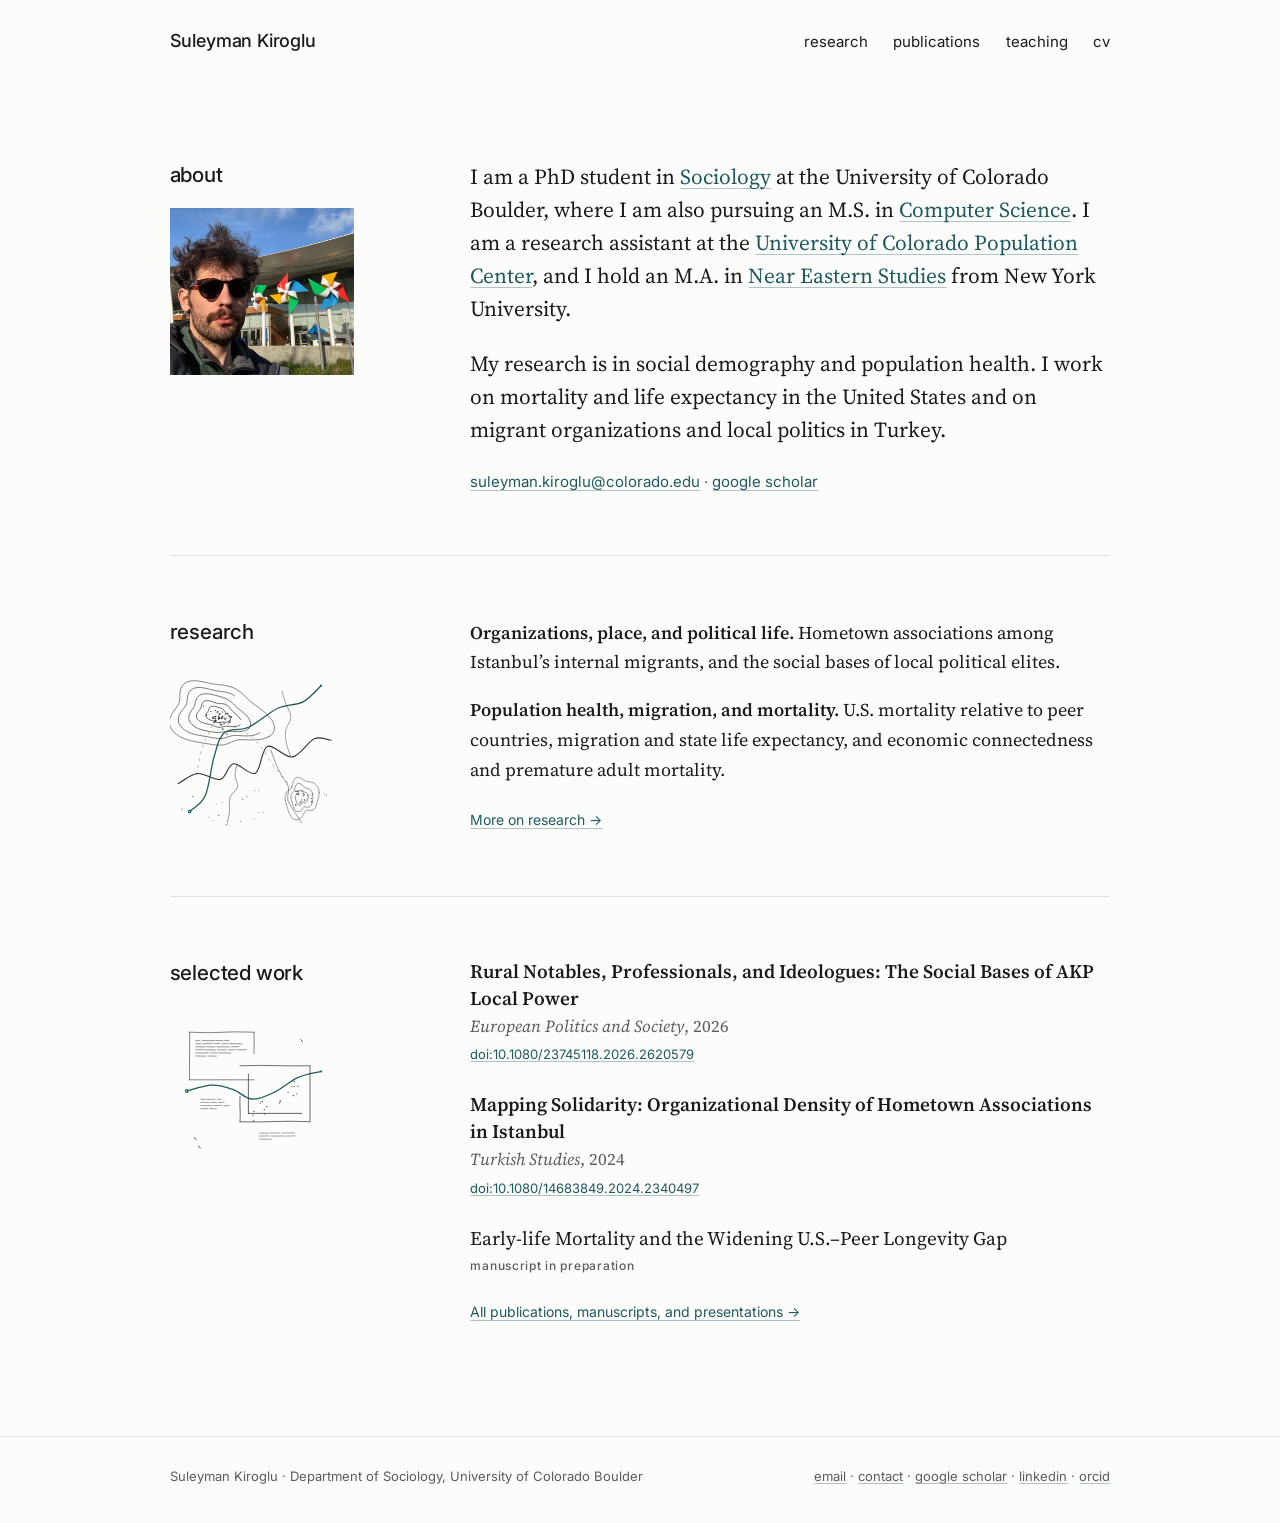
<file: index.html>
<!DOCTYPE html>
<html lang="en">
<head>
  <meta charset="UTF-8">
  <meta name="viewport" content="width=device-width, initial-scale=1">
  <title>Suleyman Kiroglu</title>
  <meta name="description" content="Suleyman Kiroglu is a PhD student in Sociology at the University of Colorado Boulder, also pursuing an M.S. in Computer Science, with research in social demography, population health, and migration.">
  <link rel="canonical" href="https://skiroglu.com/">
  <link rel="icon" href="favicon.svg" type="image/svg+xml">
  <link rel="icon" href="favicon-32.png" type="image/png" sizes="32x32">
  <link rel="apple-touch-icon" href="apple-touch-icon.png">
  <meta property="og:type" content="website">
  <meta property="og:site_name" content="Suleyman Kiroglu">
  <meta property="og:title" content="Suleyman Kiroglu">
  <meta property="og:description" content="Suleyman Kiroglu is a PhD student in Sociology at the University of Colorado Boulder, also pursuing an M.S. in Computer Science, with research in social demography, population health, and migration.">
  <meta property="og:url" content="https://skiroglu.com/">
  <meta property="og:image" content="https://skiroglu.com/profile.jpg">
  <meta property="og:image:width" content="720">
  <meta property="og:image:height" content="652">
  <meta property="og:image:alt" content="Portrait of Suleyman Kiroglu">
  <meta name="twitter:card" content="summary">
  <link rel="stylesheet" href="style.css">
</head>
<body>

<a class="skip-link" href="#main">Skip to content</a>

<header class="site-header">
  <div class="wrap">
    <a class="wordmark" href="/" aria-current="page">Suleyman Kiroglu</a>
    <nav class="site-nav" aria-label="Main">
      <ul>
        <li><a href="/research">research</a></li>
        <li><a href="/publications">publications</a></li>
        <li><a href="/teaching">teaching</a></li>
        <li><a href="/cv">cv</a></li>
      </ul>
    </nav>
  </div>
</header>

<main id="main" class="wrap">

  <h1 class="visually-hidden">Suleyman Kiroglu</h1>

  <section class="section intro" aria-labelledby="about">
    <h2 id="about">about</h2>
    <figure class="portrait">
      <img src="profile.jpg" width="720" height="652" alt="Suleyman Kiroglu, outdoors, wearing sunglasses.">
    </figure>
    <div class="lede">
      <p>I am a PhD student in <a href="https://www.colorado.edu/sociology/">Sociology</a> at the University of Colorado Boulder, where I am also pursuing an M.S. in <a href="https://www.colorado.edu/cs/">Computer Science</a>. I am a research assistant at the <a href="https://www.colorado.edu/ibs/cupc/">University of Colorado Population Center</a>, and I hold an M.A. in <a href="https://as.nyu.edu/neareaststudies.html">Near Eastern Studies</a> from New York University.</p>
      <p>My research is in social demography and population health. I work on mortality and life expectancy in the United States and on migrant organizations and local politics in Turkey.</p>
      <p class="quick-links">
        <a href="mailto:suleyman.kiroglu@colorado.edu">suleyman.kiroglu@colorado.edu</a> &middot;
        <a href="https://scholar.google.com/citations?user=0M_9ddcAAAAJ&amp;hl=tr">google&nbsp;scholar</a>
      </p>
    </div>
  </section>

  <section class="section has-art" aria-labelledby="research">
    <h2 id="research">research</h2>
    <figure class="editorial-art" aria-hidden="true"><img src="assets/art/research.svg" width="600" height="600" alt=""></figure>
    <div class="section-body">
      <p><strong>Organizations, place, and political life.</strong> Hometown associations among Istanbul&rsquo;s internal migrants, and the social bases of local political elites.</p>
      <p><strong>Population health, migration, and mortality.</strong> U.S. mortality relative to peer countries, migration and state life expectancy, and economic connectedness and premature adult mortality.</p>
      <p class="more"><a href="/research">More on research &rarr;</a></p>
    </div>
  </section>

  <section class="section has-art" aria-labelledby="selected">
    <h2 id="selected">selected work</h2>
    <figure class="editorial-art" aria-hidden="true"><img src="assets/art/selected-work.svg" width="600" height="600" alt=""></figure>
    <div class="section-body">
      <ul class="pubs">
        <li class="pub">
          <p class="pub-title">Rural Notables, Professionals, and Ideologues: The Social Bases of AKP Local Power</p>
          <p class="pub-venue"><em>European Politics and Society</em>, 2026</p>
          <p class="pub-links"><a href="https://doi.org/10.1080/23745118.2026.2620579" aria-label="DOI for Rural Notables, Professionals, and Ideologues">doi:10.1080/23745118.2026.2620579</a></p>
        </li>
        <li class="pub">
          <p class="pub-title">Mapping Solidarity: Organizational Density of Hometown Associations in Istanbul</p>
          <p class="pub-venue"><em>Turkish Studies</em>, 2024</p>
          <p class="pub-links"><a href="https://doi.org/10.1080/14683849.2024.2340497" aria-label="DOI for Mapping Solidarity">doi:10.1080/14683849.2024.2340497</a></p>
        </li>
      </ul>
      <ul class="pubs working">
        <li class="pub">
          <p class="pub-title">Early-life Mortality and the Widening U.S.–Peer Longevity Gap</p>
          <p class="status">Manuscript in preparation</p>
        </li>
      </ul>
      <p class="more"><a href="/publications">All publications, manuscripts, and presentations &rarr;</a></p>
    </div>
  </section>

</main>

<footer class="site-footer">
  <div class="wrap">
    <p>Suleyman Kiroglu &middot; Department of Sociology, University of Colorado Boulder</p>
    <p><a href="mailto:suleyman.kiroglu@colorado.edu">email</a> &middot; <a href="/contact">contact</a> &middot; <a href="https://scholar.google.com/citations?user=0M_9ddcAAAAJ&amp;hl=tr">google&nbsp;scholar</a> &middot; <a href="https://www.linkedin.com/in/suleymankiroglu/">linkedin</a> &middot; <a href="https://orcid.org/0000-0001-6714-0305">orcid</a></p>
  </div>
</footer>

</body>
</html>
</file>
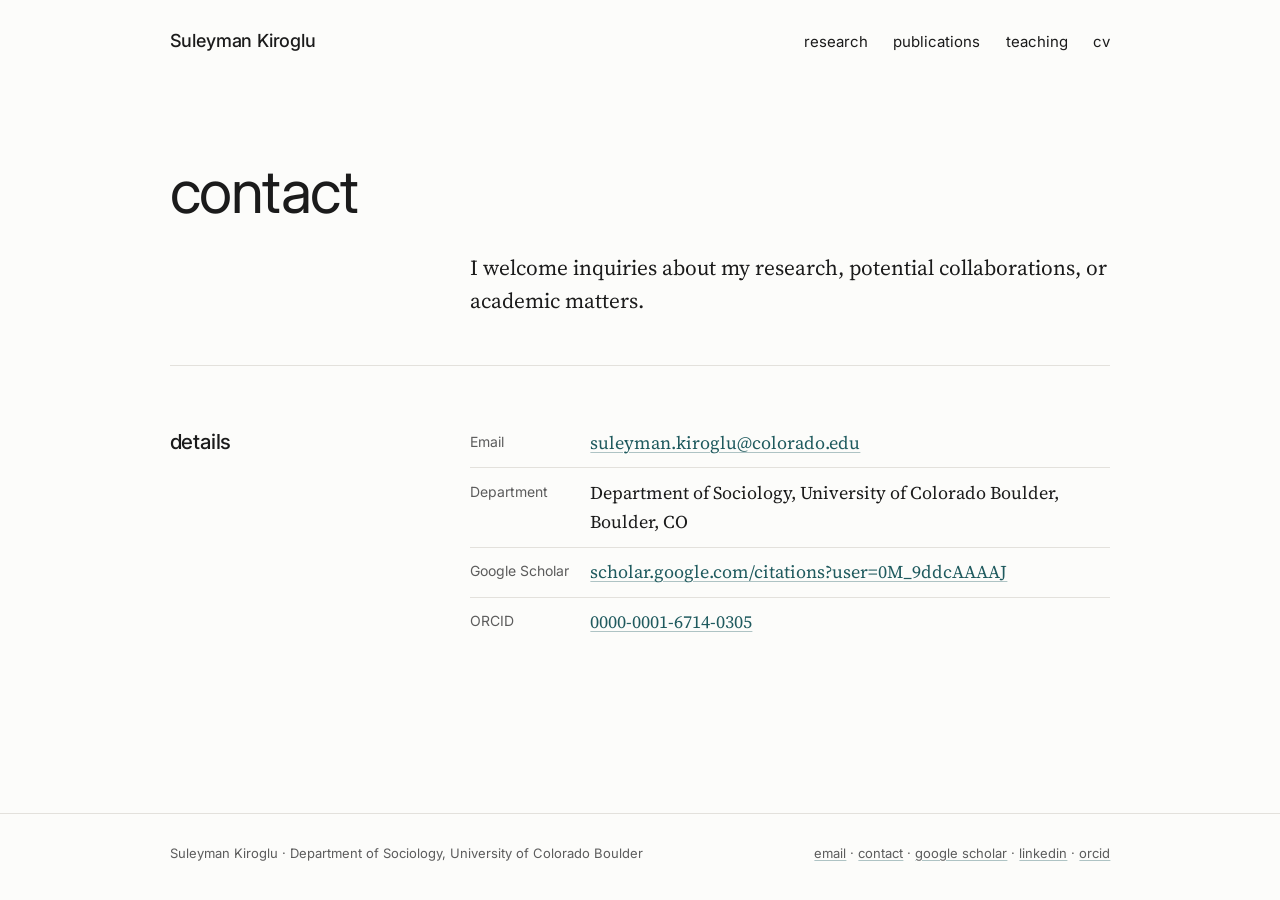
<file: contact.html>
<!DOCTYPE html>
<html lang="en">
<head>
  <meta charset="UTF-8">
  <meta name="viewport" content="width=device-width, initial-scale=1">
  <title>Contact — Suleyman Kiroglu</title>
  <meta name="description" content="Contact details for Suleyman Kiroglu, Department of Sociology, University of Colorado Boulder.">
  <link rel="canonical" href="https://skiroglu.com/contact">
  <link rel="icon" href="favicon.svg" type="image/svg+xml">
  <link rel="icon" href="favicon-32.png" type="image/png" sizes="32x32">
  <link rel="apple-touch-icon" href="apple-touch-icon.png">
  <meta property="og:type" content="website">
  <meta property="og:site_name" content="Suleyman Kiroglu">
  <meta property="og:title" content="Contact — Suleyman Kiroglu">
  <meta property="og:description" content="Contact details for Suleyman Kiroglu, Department of Sociology, University of Colorado Boulder.">
  <meta property="og:url" content="https://skiroglu.com/contact">
  <meta property="og:image" content="https://skiroglu.com/profile.jpg">
  <meta property="og:image:width" content="720">
  <meta property="og:image:height" content="652">
  <meta property="og:image:alt" content="Portrait of Suleyman Kiroglu">
  <meta name="twitter:card" content="summary">
  <link rel="stylesheet" href="style.css">
</head>
<body>

<a class="skip-link" href="#main">Skip to content</a>

<header class="site-header">
  <div class="wrap">
    <a class="wordmark" href="/">Suleyman Kiroglu</a>
    <nav class="site-nav" aria-label="Main">
      <ul>
        <li><a href="/research">research</a></li>
        <li><a href="/publications">publications</a></li>
        <li><a href="/teaching">teaching</a></li>
        <li><a href="/cv">cv</a></li>
      </ul>
    </nav>
  </div>
</header>

<main id="main" class="wrap">

  <header class="page-head">
    <h1>contact</h1>
    <div class="lede">
      <p>I welcome inquiries about my research, potential collaborations, or academic matters.</p>
    </div>
  </header>

  <section class="section" aria-labelledby="details">
    <h2 id="details">details</h2>
    <div class="section-body">
      <dl class="contact-list">
        <div><dt>Email</dt><dd><a href="mailto:suleyman.kiroglu@colorado.edu">suleyman.kiroglu@colorado.edu</a></dd></div>
        <div><dt>Department</dt><dd>Department of Sociology, University of Colorado Boulder, Boulder, CO</dd></div>
        <div><dt>Google Scholar</dt><dd><a href="https://scholar.google.com/citations?user=0M_9ddcAAAAJ&amp;hl=tr">scholar.google.com/citations?user=0M_9ddcAAAAJ</a></dd></div>
        <div><dt>ORCID</dt><dd><a href="https://orcid.org/0000-0001-6714-0305">0000-0001-6714-0305</a></dd></div>
      </dl>
    </div>
  </section>

</main>

<footer class="site-footer">
  <div class="wrap">
    <p>Suleyman Kiroglu &middot; Department of Sociology, University of Colorado Boulder</p>
    <p><a href="mailto:suleyman.kiroglu@colorado.edu">email</a> &middot; <a href="/contact" aria-current="page">contact</a> &middot; <a href="https://scholar.google.com/citations?user=0M_9ddcAAAAJ&amp;hl=tr">google&nbsp;scholar</a> &middot; <a href="https://www.linkedin.com/in/suleymankiroglu/">linkedin</a> &middot; <a href="https://orcid.org/0000-0001-6714-0305">orcid</a></p>
  </div>
</footer>

</body>
</html>
</file>
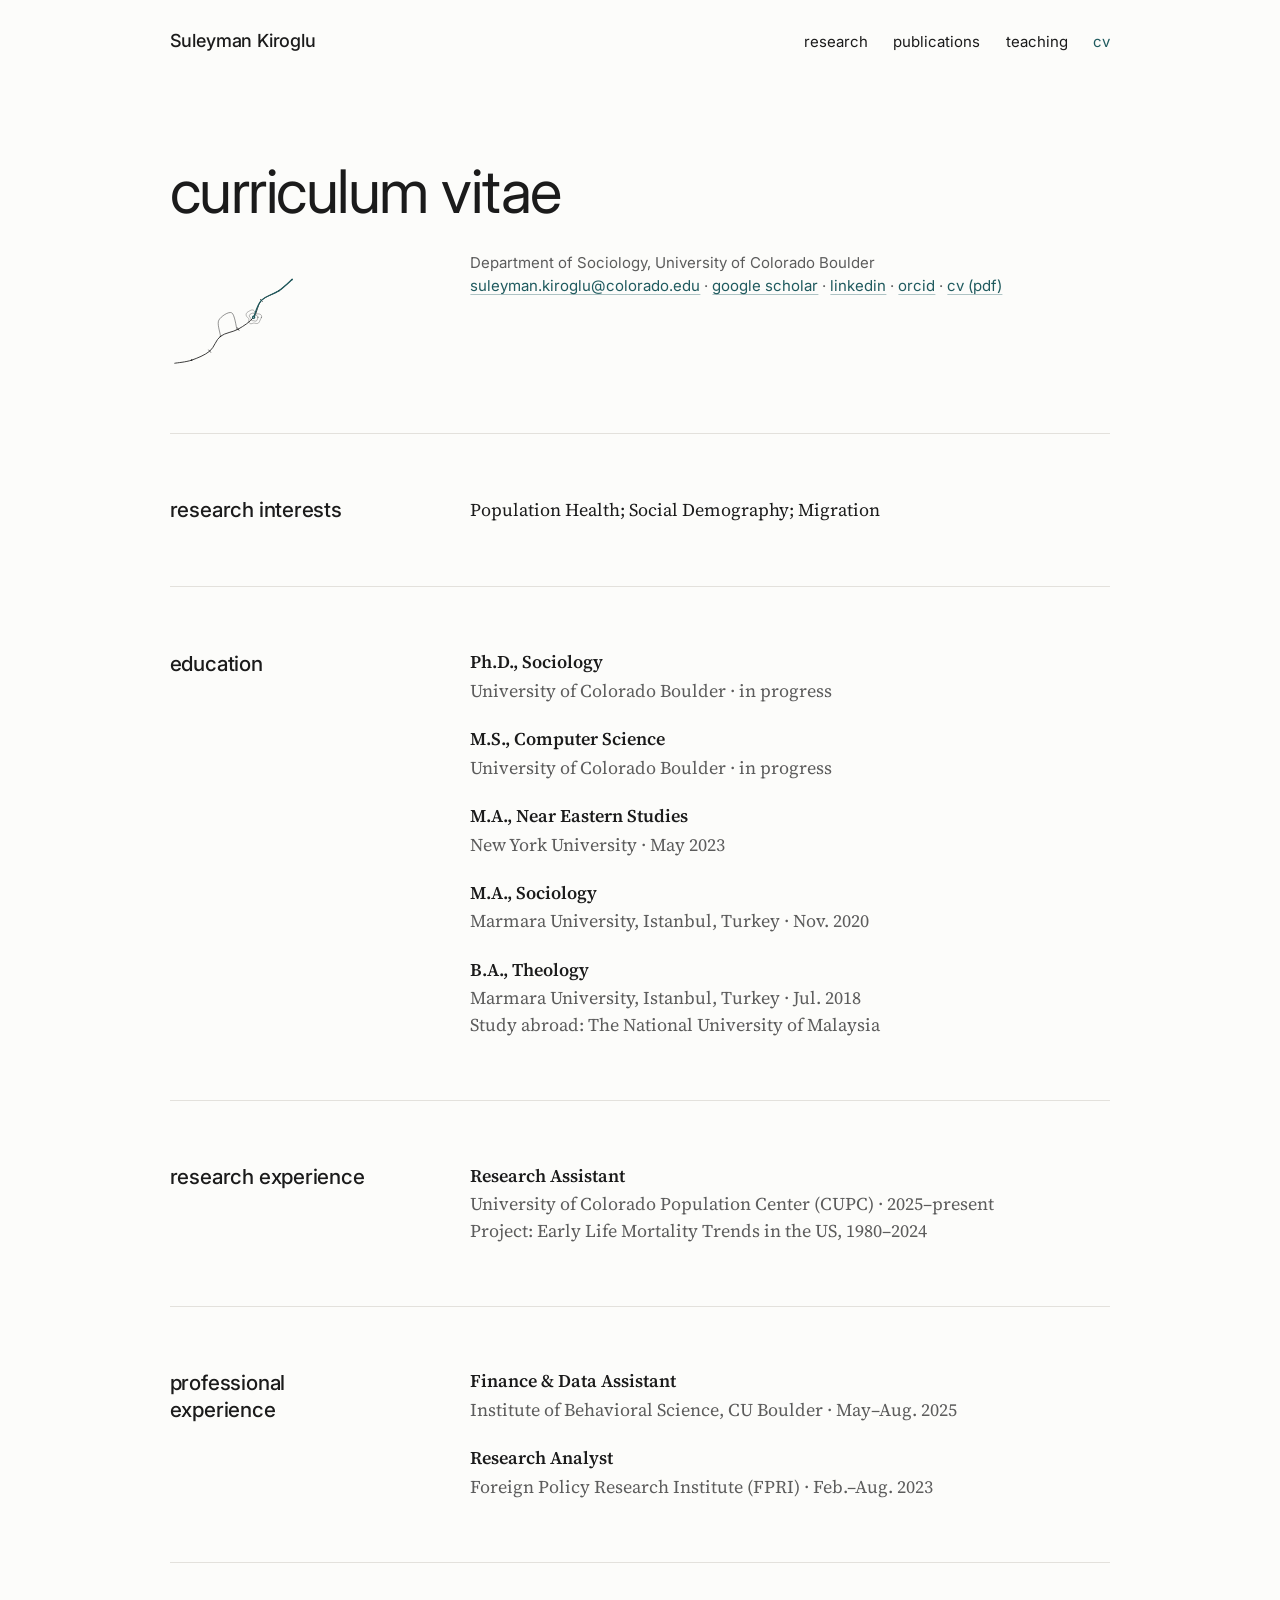
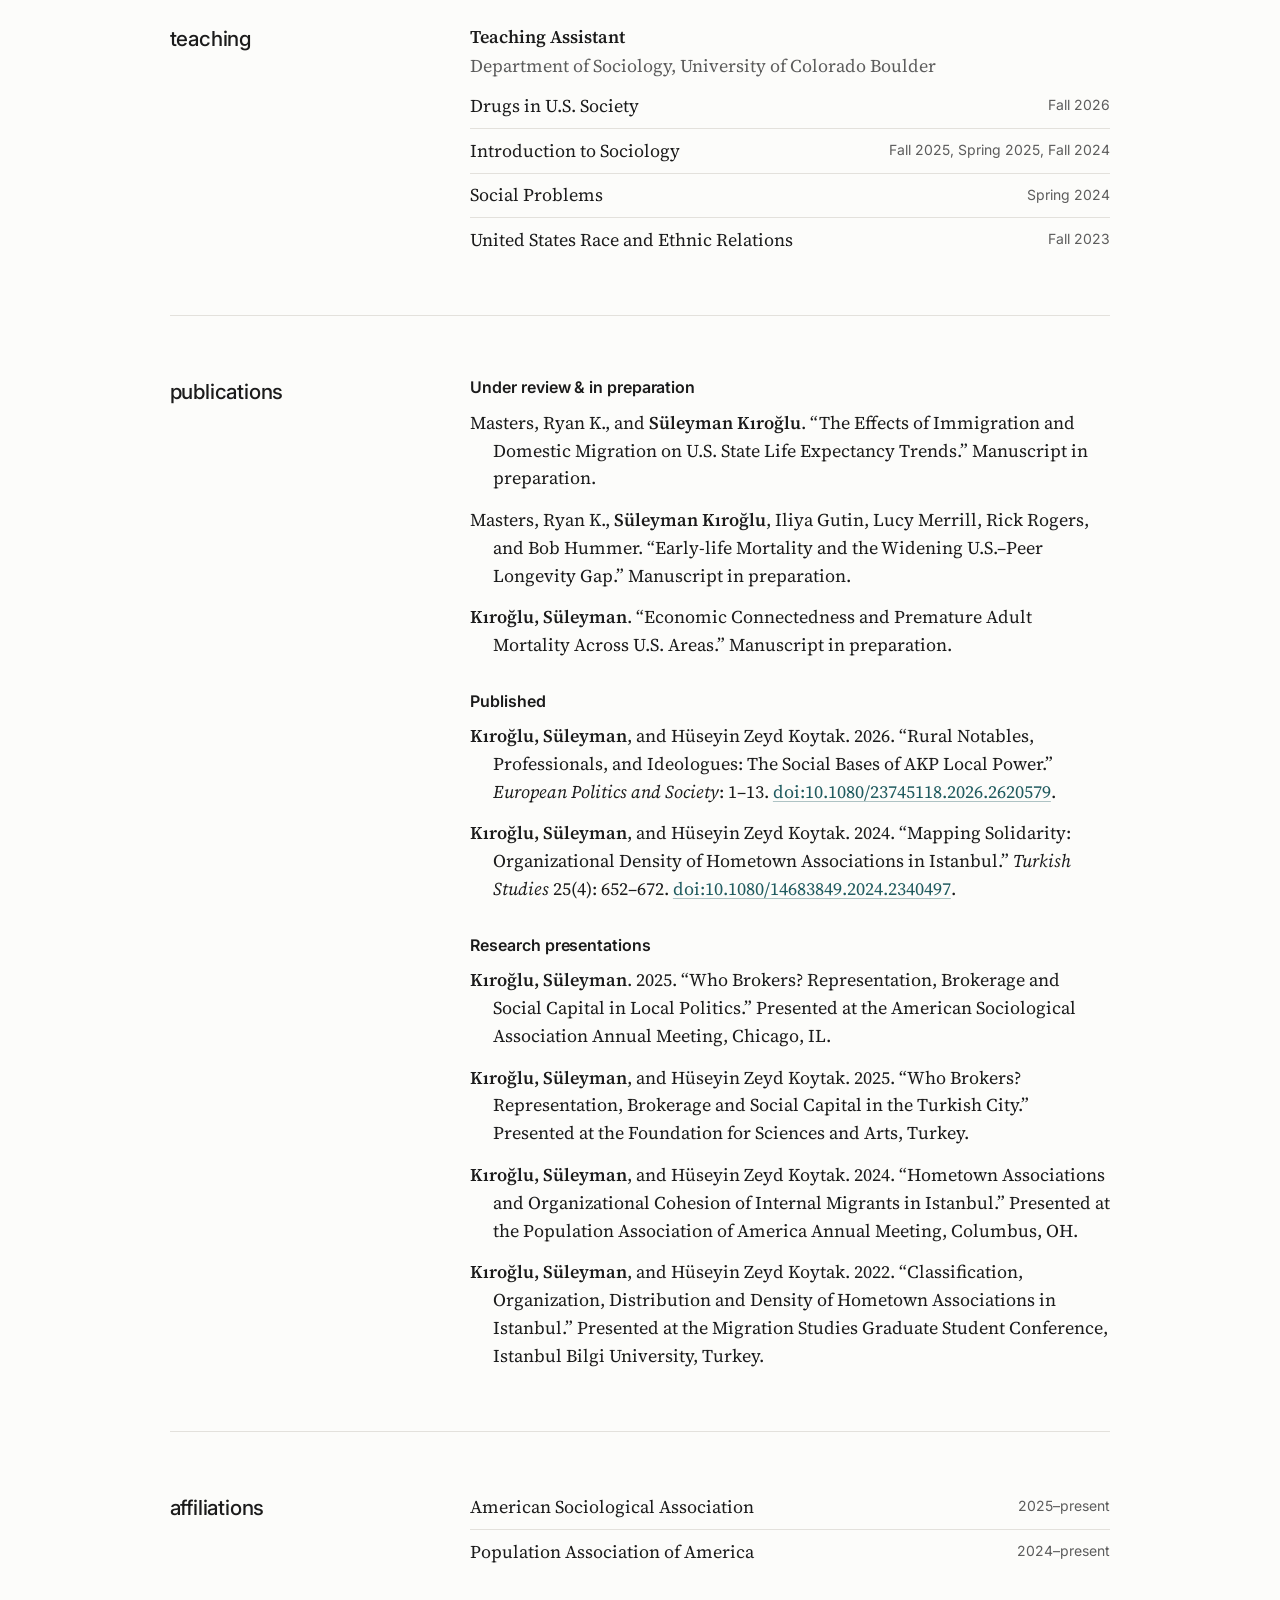
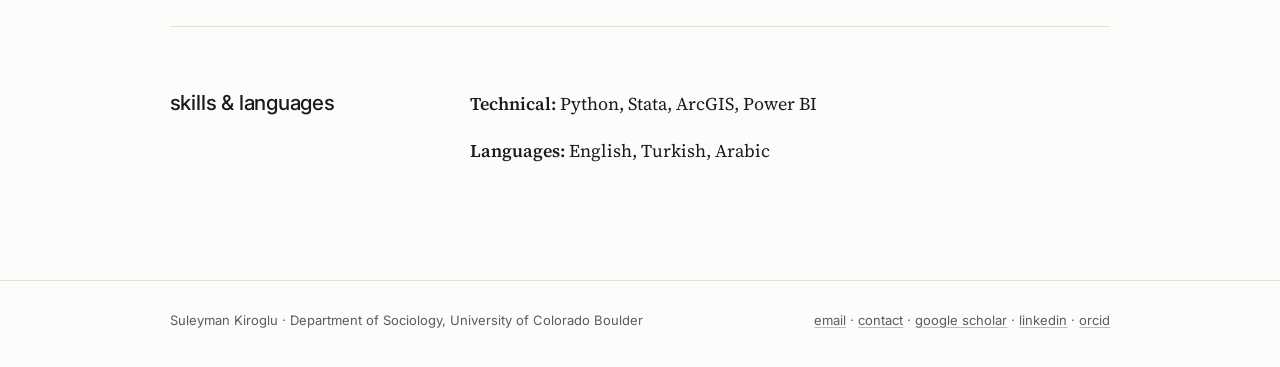
<file: cv.html>
<!DOCTYPE html>
<html lang="en">
<head>
  <meta charset="UTF-8">
  <meta name="viewport" content="width=device-width, initial-scale=1">
  <title>CV — Suleyman Kiroglu</title>
  <meta name="description" content="Curriculum vitae of Suleyman Kiroglu, PhD student in Sociology at the University of Colorado Boulder.">
  <link rel="canonical" href="https://skiroglu.com/cv">
  <link rel="icon" href="favicon.svg" type="image/svg+xml">
  <link rel="icon" href="favicon-32.png" type="image/png" sizes="32x32">
  <link rel="apple-touch-icon" href="apple-touch-icon.png">
  <meta property="og:type" content="website">
  <meta property="og:site_name" content="Suleyman Kiroglu">
  <meta property="og:title" content="CV — Suleyman Kiroglu">
  <meta property="og:description" content="Curriculum vitae of Suleyman Kiroglu, PhD student in Sociology at the University of Colorado Boulder.">
  <meta property="og:url" content="https://skiroglu.com/cv">
  <meta property="og:image" content="https://skiroglu.com/profile.jpg">
  <meta property="og:image:width" content="720">
  <meta property="og:image:height" content="652">
  <meta property="og:image:alt" content="Portrait of Suleyman Kiroglu">
  <meta name="twitter:card" content="summary">
  <link rel="stylesheet" href="style.css">
</head>
<body>

<a class="skip-link" href="#main">Skip to content</a>

<header class="site-header">
  <div class="wrap">
    <a class="wordmark" href="/">Suleyman Kiroglu</a>
    <nav class="site-nav" aria-label="Main">
      <ul>
        <li><a href="/research">research</a></li>
        <li><a href="/publications">publications</a></li>
        <li><a href="/teaching">teaching</a></li>
        <li><a href="/cv" aria-current="page">cv</a></li>
      </ul>
    </nav>
  </div>
</header>

<main id="main" class="wrap">

  <header class="page-head has-art">
    <h1>curriculum vitae</h1>
    <div class="lede">
      <p class="quick-links">Department of Sociology, University of Colorado Boulder<br>
        <a href="mailto:suleyman.kiroglu@colorado.edu">suleyman.kiroglu@colorado.edu</a> &middot;
        <a href="https://scholar.google.com/citations?user=0M_9ddcAAAAJ&amp;hl=tr">google&nbsp;scholar</a> &middot;
        <a href="https://www.linkedin.com/in/suleymankiroglu/">linkedin</a> &middot;
        <a href="https://orcid.org/0000-0001-6714-0305">orcid</a> &middot;
        <a href="cv.pdf">cv&nbsp;(pdf)</a>
      </p>
    </div>
    <figure class="editorial-art is-quiet" aria-hidden="true"><img src="assets/art/cv.svg" width="600" height="600" alt=""></figure>
  </header>

  <section class="section" aria-labelledby="interests">
    <h2 id="interests">research interests</h2>
    <div class="section-body">
      <p>Population Health; Social Demography; Migration</p>
    </div>
  </section>

  <section class="section" aria-labelledby="education">
    <h2 id="education">education</h2>
    <div class="section-body">
      <ul class="entries">
        <li class="entry">
          <p class="entry-title">Ph.D., Sociology</p>
          <p class="entry-meta">University of Colorado Boulder &middot; <span class="nowrap">in progress</span></p>
        </li>
        <li class="entry">
          <p class="entry-title">M.S., Computer Science</p>
          <p class="entry-meta">University of Colorado Boulder &middot; <span class="nowrap">in progress</span></p>
        </li>
        <li class="entry">
          <p class="entry-title">M.A., Near Eastern Studies</p>
          <p class="entry-meta">New York University &middot; <span class="nowrap">May 2023</span></p>
        </li>
        <li class="entry">
          <p class="entry-title">M.A., Sociology</p>
          <p class="entry-meta">Marmara University, Istanbul, Turkey &middot; <span class="nowrap">Nov. 2020</span></p>
        </li>
        <li class="entry">
          <p class="entry-title">B.A., Theology</p>
          <p class="entry-meta">Marmara University, Istanbul, Turkey &middot; <span class="nowrap">Jul. 2018</span><br>Study abroad: The National University of Malaysia</p>
        </li>
      </ul>
    </div>
  </section>

  <section class="section" aria-labelledby="research-exp">
    <h2 id="research-exp">research experience</h2>
    <div class="section-body">
      <ul class="entries">
        <li class="entry">
          <p class="entry-title">Research Assistant</p>
          <p class="entry-meta">University of Colorado Population Center (CUPC) &middot; <span class="nowrap">2025&ndash;present</span><br>Project: Early Life Mortality Trends in the US, 1980&ndash;2024</p>
        </li>
      </ul>
    </div>
  </section>

  <section class="section" aria-labelledby="professional">
    <h2 id="professional">professional experience</h2>
    <div class="section-body">
      <ul class="entries">
        <li class="entry">
          <p class="entry-title">Finance &amp; Data Assistant</p>
          <p class="entry-meta">Institute of Behavioral Science, CU Boulder &middot; <span class="nowrap">May&ndash;Aug. 2025</span></p>
        </li>
        <li class="entry">
          <p class="entry-title">Research Analyst</p>
          <p class="entry-meta">Foreign Policy Research Institute (FPRI) &middot; <span class="nowrap">Feb.&ndash;Aug. 2023</span></p>
        </li>
      </ul>
    </div>
  </section>

  <section class="section" aria-labelledby="teaching">
    <h2 id="teaching">teaching</h2>
    <div class="section-body">
      <p class="entry-title">Teaching Assistant</p>
      <p class="entry-meta">Department of Sociology, University of Colorado Boulder</p>
      <ul class="dated">
        <li><span>Drugs in U.S. Society</span><span class="when">Fall 2026</span></li>
        <li><span>Introduction to Sociology</span><span class="when">Fall 2025, Spring 2025, Fall 2024</span></li>
        <li><span>Social Problems</span><span class="when">Spring 2024</span></li>
        <li><span>United States Race and Ethnic Relations</span><span class="when">Fall 2023</span></li>
      </ul>
    </div>
  </section>

  <section class="section" aria-labelledby="publications">
    <h2 id="publications">publications</h2>
    <div class="section-body">
      <h3>Under review &amp; in preparation</h3>
      <ul class="cites">
        <li>Masters, Ryan K., and <span class="me">S&uuml;leyman K&#x131;ro&#x11F;lu</span>. &ldquo;The Effects of Immigration and Domestic Migration on U.S. State Life Expectancy Trends.&rdquo; Manuscript in preparation.</li>
        <li>Masters, Ryan K., <span class="me">S&uuml;leyman K&#x131;ro&#x11F;lu</span>, Iliya Gutin, Lucy Merrill, Rick Rogers, and Bob Hummer. &ldquo;Early-life Mortality and the Widening U.S.–Peer Longevity Gap.&rdquo; Manuscript in preparation.</li>
        <li><span class="me">K&#x131;ro&#x11F;lu, S&uuml;leyman</span>. &ldquo;Economic Connectedness and Premature Adult Mortality Across U.S. Areas.&rdquo; Manuscript in preparation.</li>
      </ul>
      <h3>Published</h3>
      <ul class="cites">
        <li><span class="me">K&#x131;ro&#x11F;lu, S&uuml;leyman</span>, and H&uuml;seyin Zeyd Koytak. 2026. &ldquo;Rural Notables, Professionals, and Ideologues: The Social Bases of AKP Local Power.&rdquo; <em>European Politics and Society</em>: 1&ndash;13. <a href="https://doi.org/10.1080/23745118.2026.2620579">doi:10.1080/23745118.2026.2620579</a>.</li>
        <li><span class="me">K&#x131;ro&#x11F;lu, S&uuml;leyman</span>, and H&uuml;seyin Zeyd Koytak. 2024. &ldquo;Mapping Solidarity: Organizational Density of Hometown Associations in Istanbul.&rdquo; <em>Turkish Studies</em> 25(4): 652&ndash;672. <a href="https://doi.org/10.1080/14683849.2024.2340497">doi:10.1080/14683849.2024.2340497</a>.</li>
      </ul>
      <h3>Research presentations</h3>
      <ul class="cites">
        <li><span class="me">K&#x131;ro&#x11F;lu, S&uuml;leyman</span>. 2025. &ldquo;Who Brokers? Representation, Brokerage and Social Capital in Local Politics.&rdquo; Presented at the American Sociological Association Annual Meeting, Chicago, IL.</li>
        <li><span class="me">K&#x131;ro&#x11F;lu, S&uuml;leyman</span>, and H&uuml;seyin Zeyd Koytak. 2025. &ldquo;Who Brokers? Representation, Brokerage and Social Capital in the Turkish City.&rdquo; Presented at the Foundation for Sciences and Arts, Turkey.</li>
        <li><span class="me">K&#x131;ro&#x11F;lu, S&uuml;leyman</span>, and H&uuml;seyin Zeyd Koytak. 2024. &ldquo;Hometown Associations and Organizational Cohesion of Internal Migrants in Istanbul.&rdquo; Presented at the Population Association of America Annual Meeting, Columbus, OH.</li>
        <li><span class="me">K&#x131;ro&#x11F;lu, S&uuml;leyman</span>, and H&uuml;seyin Zeyd Koytak. 2022. &ldquo;Classification, Organization, Distribution and Density of Hometown Associations in Istanbul.&rdquo; Presented at the Migration Studies Graduate Student Conference, Istanbul Bilgi University, Turkey.</li>
      </ul>
    </div>
  </section>

  <section class="section" aria-labelledby="affiliations">
    <h2 id="affiliations">affiliations</h2>
    <div class="section-body">
      <ul class="dated">
        <li><span>American Sociological Association</span><span class="when">2025&ndash;present</span></li>
        <li><span>Population Association of America</span><span class="when">2024&ndash;present</span></li>
      </ul>
    </div>
  </section>

  <section class="section" aria-labelledby="skills">
    <h2 id="skills">skills &amp; languages</h2>
    <div class="section-body">
      <p><strong>Technical:</strong> Python, Stata, ArcGIS, Power BI</p>
      <p><strong>Languages:</strong> English, Turkish, Arabic</p>
    </div>
  </section>

</main>

<footer class="site-footer">
  <div class="wrap">
    <p>Suleyman Kiroglu &middot; Department of Sociology, University of Colorado Boulder</p>
    <p><a href="mailto:suleyman.kiroglu@colorado.edu">email</a> &middot; <a href="/contact">contact</a> &middot; <a href="https://scholar.google.com/citations?user=0M_9ddcAAAAJ&amp;hl=tr">google&nbsp;scholar</a> &middot; <a href="https://www.linkedin.com/in/suleymankiroglu/">linkedin</a> &middot; <a href="https://orcid.org/0000-0001-6714-0305">orcid</a></p>
  </div>
</footer>

</body>
</html>
</file>
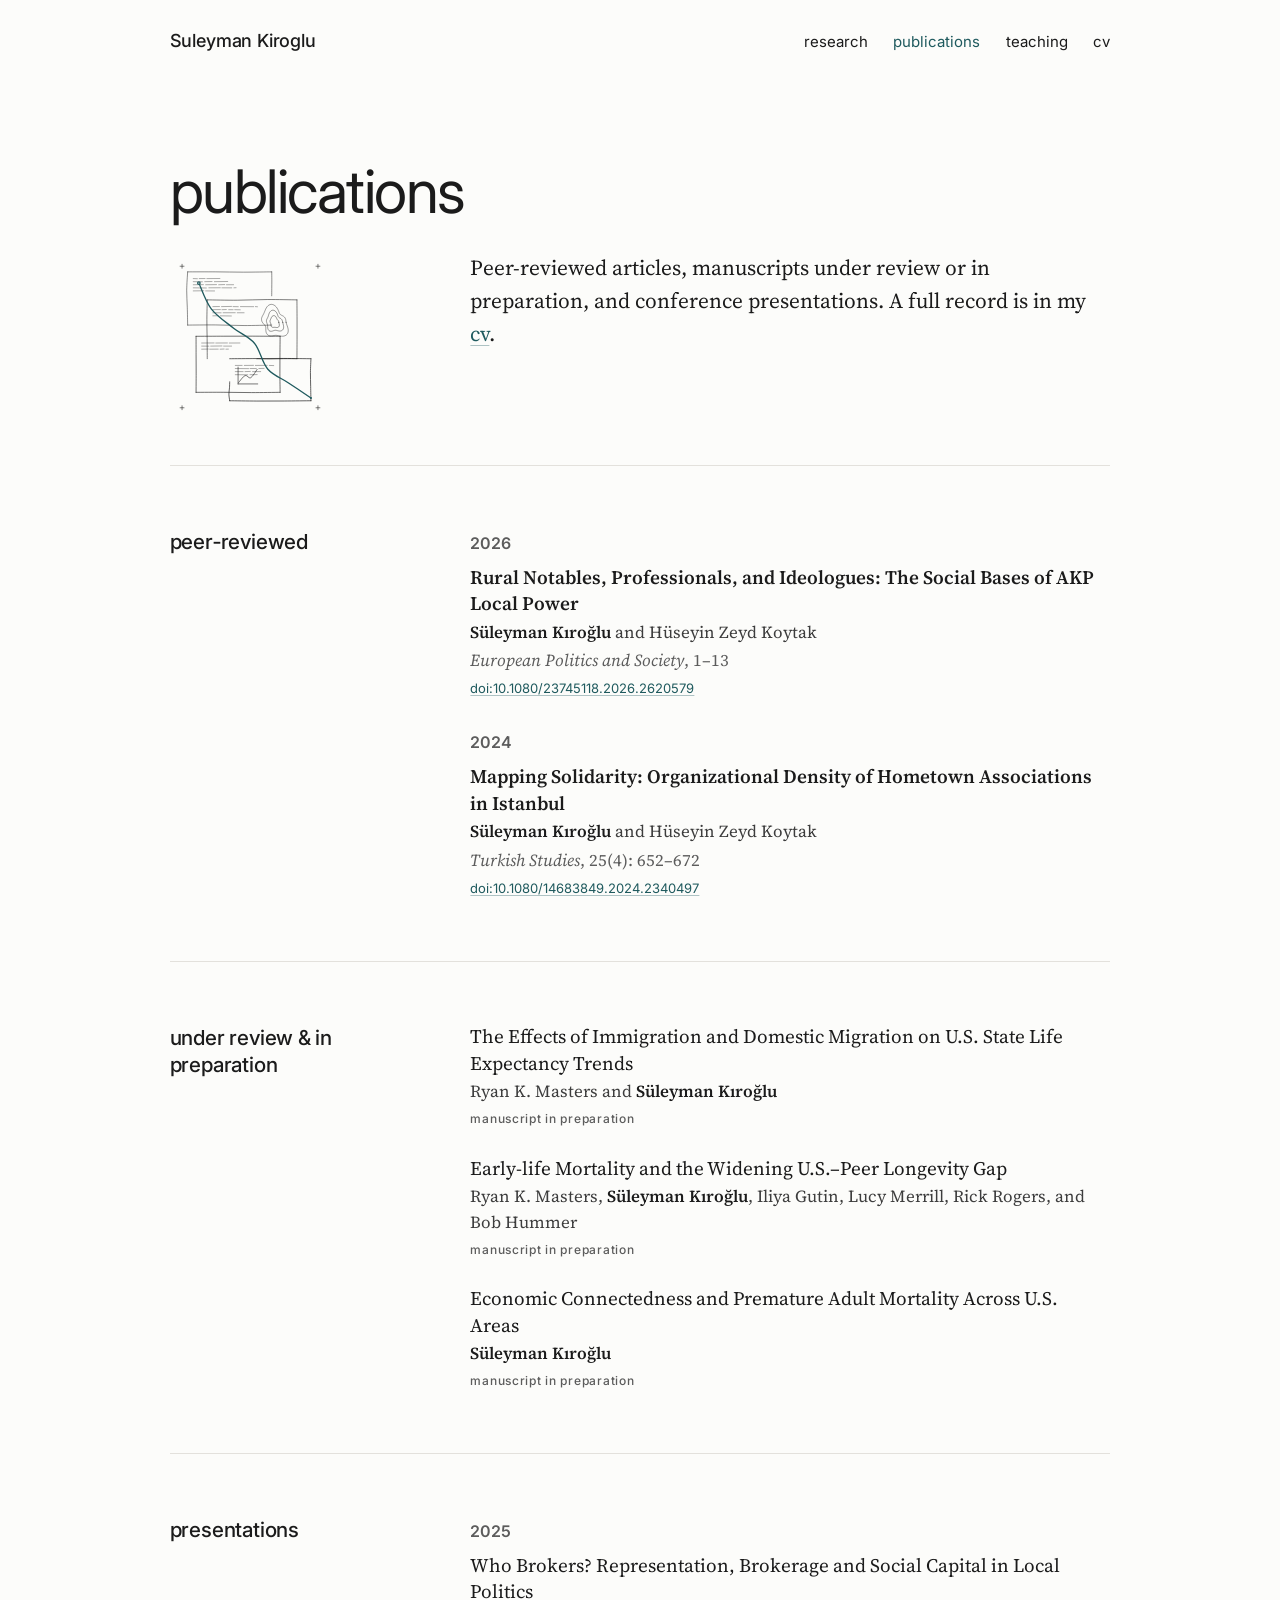
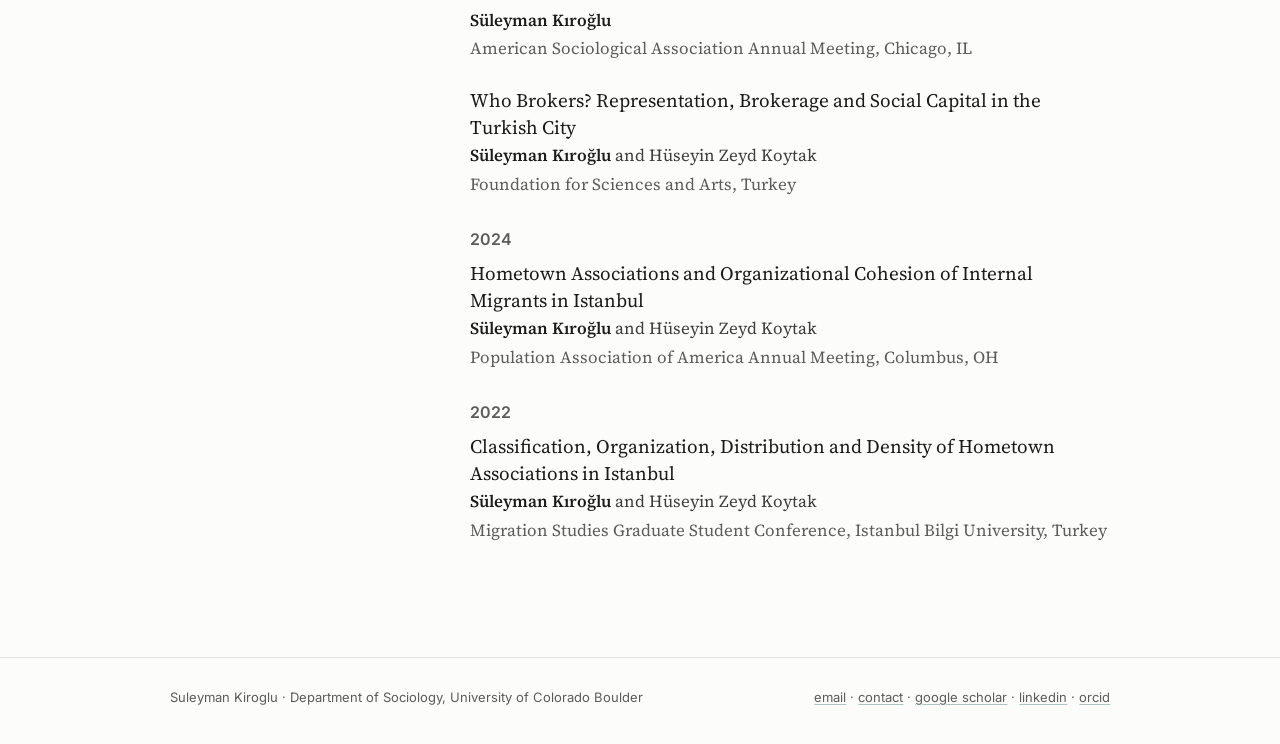
<file: publications.html>
<!DOCTYPE html>
<html lang="en">
<head>
  <meta charset="UTF-8">
  <meta name="viewport" content="width=device-width, initial-scale=1">
  <title>Publications — Suleyman Kiroglu</title>
  <meta name="description" content="Peer-reviewed publications, manuscripts in preparation, and conference presentations by Suleyman Kiroglu.">
  <link rel="canonical" href="https://skiroglu.com/publications">
  <link rel="icon" href="favicon.svg" type="image/svg+xml">
  <link rel="icon" href="favicon-32.png" type="image/png" sizes="32x32">
  <link rel="apple-touch-icon" href="apple-touch-icon.png">
  <meta property="og:type" content="website">
  <meta property="og:site_name" content="Suleyman Kiroglu">
  <meta property="og:title" content="Publications — Suleyman Kiroglu">
  <meta property="og:description" content="Peer-reviewed publications, manuscripts in preparation, and conference presentations by Suleyman Kiroglu.">
  <meta property="og:url" content="https://skiroglu.com/publications">
  <meta property="og:image" content="https://skiroglu.com/profile.jpg">
  <meta property="og:image:width" content="720">
  <meta property="og:image:height" content="652">
  <meta property="og:image:alt" content="Portrait of Suleyman Kiroglu">
  <meta name="twitter:card" content="summary">
  <link rel="stylesheet" href="style.css">
</head>
<body>

<a class="skip-link" href="#main">Skip to content</a>

<header class="site-header">
  <div class="wrap">
    <a class="wordmark" href="/">Suleyman Kiroglu</a>
    <nav class="site-nav" aria-label="Main">
      <ul>
        <li><a href="/research">research</a></li>
        <li><a href="/publications" aria-current="page">publications</a></li>
        <li><a href="/teaching">teaching</a></li>
        <li><a href="/cv">cv</a></li>
      </ul>
    </nav>
  </div>
</header>

<main id="main" class="wrap">

  <header class="page-head has-art">
    <h1>publications</h1>
    <div class="lede">
      <p>Peer-reviewed articles, manuscripts under review or in preparation, and conference presentations. A full record is in my <a href="/cv">cv</a>.</p>
    </div>
    <figure class="editorial-art" aria-hidden="true"><img src="assets/art/publications.svg" width="600" height="600" alt=""></figure>
  </header>

  <section class="section" aria-labelledby="peer-reviewed">
    <h2 id="peer-reviewed">peer&#8209;reviewed</h2>
    <div class="section-body">
      <h3 class="year">2026</h3>
      <ul class="pubs">
        <li class="pub" id="rural-notables">
          <p class="pub-title">Rural Notables, Professionals, and Ideologues: The Social Bases of AKP Local Power</p>
          <p class="pub-authors"><span class="me">S&uuml;leyman K&#x131;ro&#x11F;lu</span> and H&uuml;seyin Zeyd Koytak</p>
          <p class="pub-venue"><em>European Politics and Society</em>, 1&ndash;13</p>
          <p class="pub-links"><a href="https://doi.org/10.1080/23745118.2026.2620579" aria-label="DOI for Rural Notables, Professionals, and Ideologues">doi:10.1080/23745118.2026.2620579</a></p>
        </li>
      </ul>

      <h3 class="year">2024</h3>
      <ul class="pubs">
        <li class="pub" id="mapping-solidarity">
          <p class="pub-title">Mapping Solidarity: Organizational Density of Hometown Associations in Istanbul</p>
          <p class="pub-authors"><span class="me">S&uuml;leyman K&#x131;ro&#x11F;lu</span> and H&uuml;seyin Zeyd Koytak</p>
          <p class="pub-venue"><em>Turkish Studies</em>, 25(4): 652&ndash;672</p>
          <p class="pub-links"><a href="https://doi.org/10.1080/14683849.2024.2340497" aria-label="DOI for Mapping Solidarity">doi:10.1080/14683849.2024.2340497</a></p>
        </li>
      </ul>
    </div>
  </section>

  <section class="section" aria-labelledby="in-prep">
    <h2 id="in-prep">under review &amp;&nbsp;in preparation</h2>
    <div class="section-body">
      <ul class="pubs working">
        <li class="pub">
          <p class="pub-title">The Effects of Immigration and Domestic Migration on U.S. State Life Expectancy Trends</p>
          <p class="pub-authors">Ryan K. Masters and <span class="me">S&uuml;leyman K&#x131;ro&#x11F;lu</span></p>
          <p class="status">Manuscript in preparation</p>
        </li>
        <li class="pub">
          <p class="pub-title">Early-life Mortality and the Widening U.S.–Peer Longevity Gap</p>
          <p class="pub-authors">Ryan K. Masters, <span class="me">S&uuml;leyman K&#x131;ro&#x11F;lu</span>, Iliya Gutin, Lucy Merrill, Rick Rogers, and Bob Hummer</p>
          <p class="status">Manuscript in preparation</p>
        </li>
        <li class="pub">
          <p class="pub-title">Economic Connectedness and Premature Adult Mortality Across U.S. Areas</p>
          <p class="pub-authors"><span class="me">S&uuml;leyman K&#x131;ro&#x11F;lu</span></p>
          <p class="status">Manuscript in preparation</p>
        </li>
      </ul>
    </div>
  </section>

  <section class="section" aria-labelledby="presentations">
    <h2 id="presentations">presentations</h2>
    <div class="section-body">
      <h3 class="year">2025</h3>
      <ul class="pubs working">
        <li class="pub">
          <p class="pub-title">Who Brokers? Representation, Brokerage and Social Capital in Local Politics</p>
          <p class="pub-authors"><span class="me">S&uuml;leyman K&#x131;ro&#x11F;lu</span></p>
          <p class="pub-venue">American Sociological Association Annual Meeting, Chicago, IL</p>
        </li>
        <li class="pub">
          <p class="pub-title">Who Brokers? Representation, Brokerage and Social Capital in the Turkish City</p>
          <p class="pub-authors"><span class="me">S&uuml;leyman K&#x131;ro&#x11F;lu</span> and H&uuml;seyin Zeyd Koytak</p>
          <p class="pub-venue">Foundation for Sciences and Arts, Turkey</p>
        </li>
      </ul>

      <h3 class="year">2024</h3>
      <ul class="pubs working">
        <li class="pub">
          <p class="pub-title">Hometown Associations and Organizational Cohesion of Internal Migrants in Istanbul</p>
          <p class="pub-authors"><span class="me">S&uuml;leyman K&#x131;ro&#x11F;lu</span> and H&uuml;seyin Zeyd Koytak</p>
          <p class="pub-venue">Population Association of America Annual Meeting, Columbus, OH</p>
        </li>
      </ul>

      <h3 class="year">2022</h3>
      <ul class="pubs working">
        <li class="pub">
          <p class="pub-title">Classification, Organization, Distribution and Density of Hometown Associations in Istanbul</p>
          <p class="pub-authors"><span class="me">S&uuml;leyman K&#x131;ro&#x11F;lu</span> and H&uuml;seyin Zeyd Koytak</p>
          <p class="pub-venue">Migration Studies Graduate Student Conference, Istanbul Bilgi University, Turkey</p>
        </li>
      </ul>
    </div>
  </section>

</main>

<footer class="site-footer">
  <div class="wrap">
    <p>Suleyman Kiroglu &middot; Department of Sociology, University of Colorado Boulder</p>
    <p><a href="mailto:suleyman.kiroglu@colorado.edu">email</a> &middot; <a href="/contact">contact</a> &middot; <a href="https://scholar.google.com/citations?user=0M_9ddcAAAAJ&amp;hl=tr">google&nbsp;scholar</a> &middot; <a href="https://www.linkedin.com/in/suleymankiroglu/">linkedin</a> &middot; <a href="https://orcid.org/0000-0001-6714-0305">orcid</a></p>
  </div>
</footer>

</body>
</html>
</file>
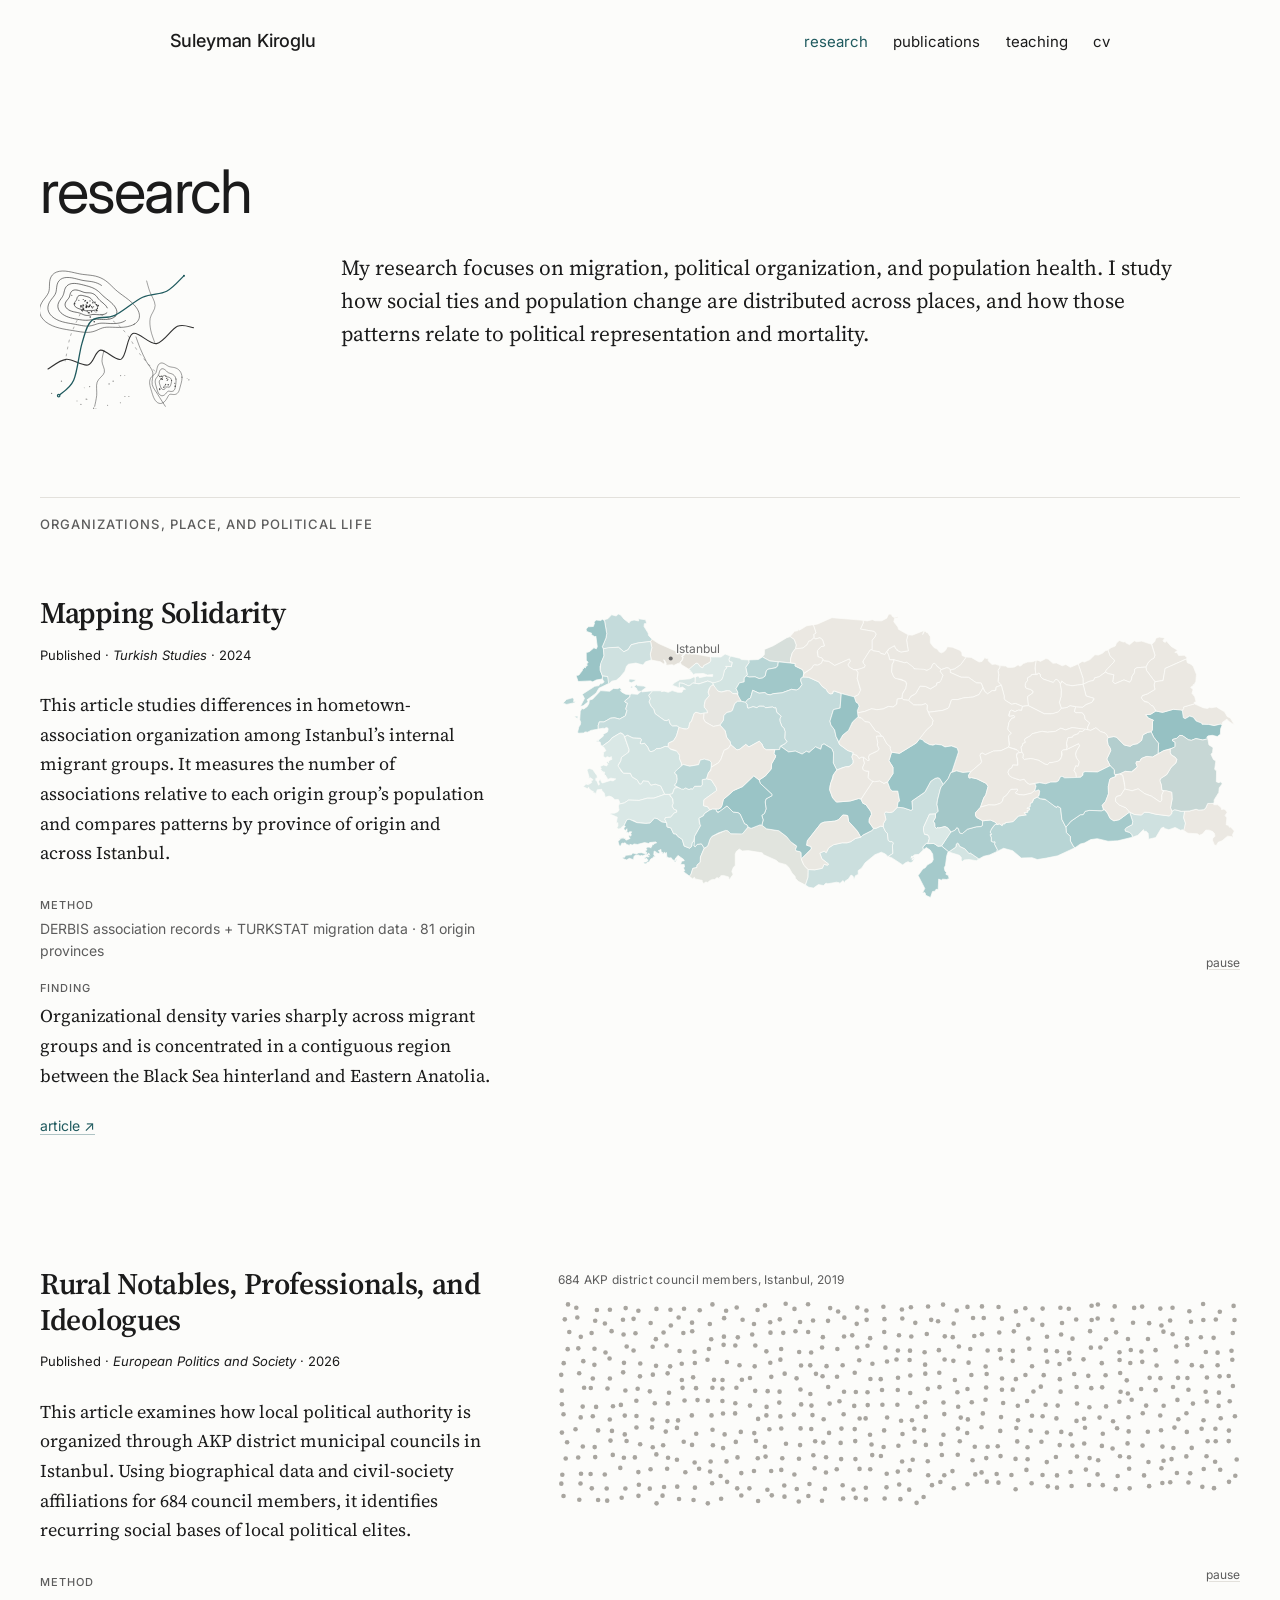
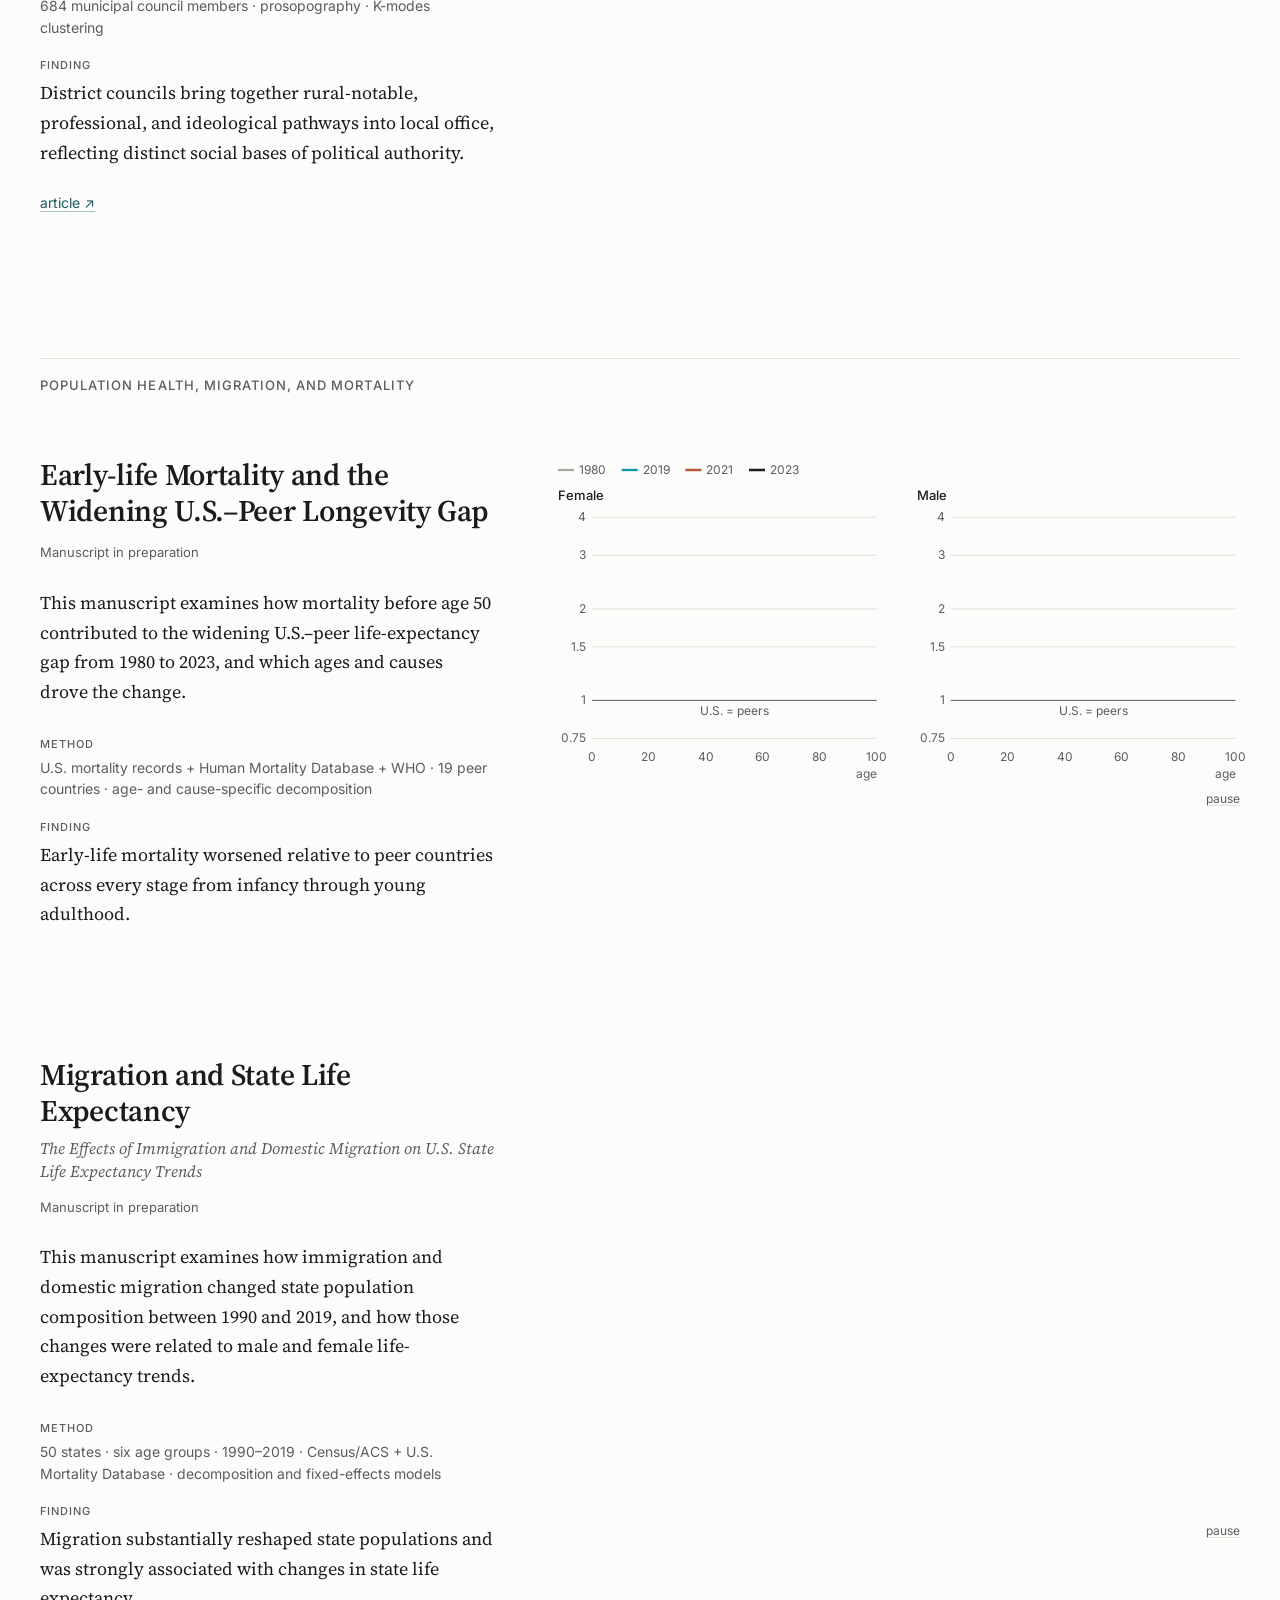
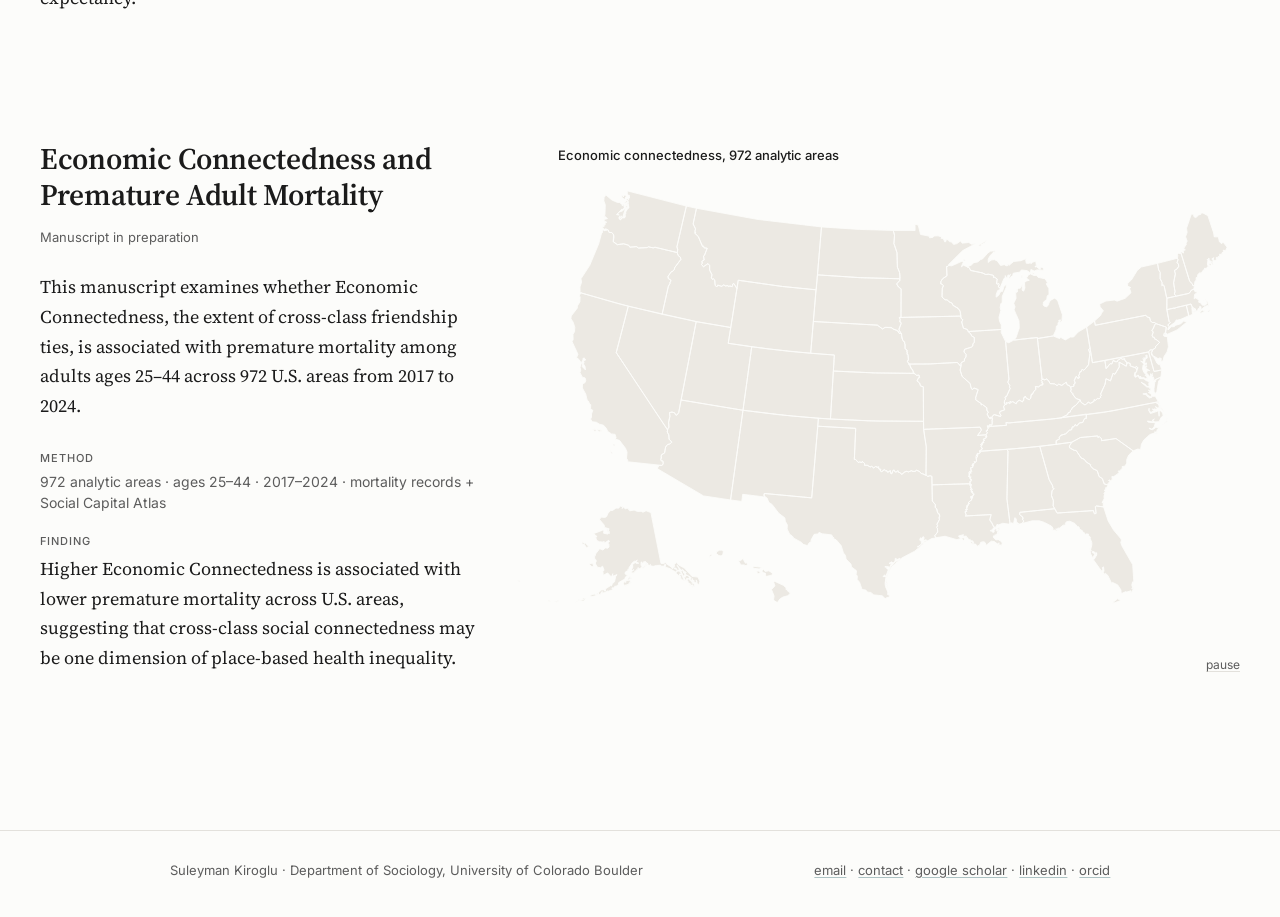
<file: research.html>
<!DOCTYPE html>
<html lang="en">
<head>
  <meta charset="UTF-8">
  <meta name="viewport" content="width=device-width, initial-scale=1">
  <title>Research — Suleyman Kiroglu</title>
  <meta name="description" content="Research by Suleyman Kiroglu on migration, political organization, and population health: hometown associations, local political elites, early-life mortality, migration and state life expectancy, and economic connectedness.">
  <link rel="canonical" href="https://skiroglu.com/research">
  <link rel="icon" href="favicon.svg" type="image/svg+xml">
  <link rel="icon" href="favicon-32.png" type="image/png" sizes="32x32">
  <link rel="apple-touch-icon" href="apple-touch-icon.png">
  <meta property="og:type" content="website">
  <meta property="og:site_name" content="Suleyman Kiroglu">
  <meta property="og:title" content="Research — Suleyman Kiroglu">
  <meta property="og:description" content="Research by Suleyman Kiroglu on migration, political organization, and population health: hometown associations, local political elites, early-life mortality, migration and state life expectancy, and economic connectedness.">
  <meta property="og:url" content="https://skiroglu.com/research">
  <meta property="og:image" content="https://skiroglu.com/profile.jpg">
  <meta property="og:image:width" content="720">
  <meta property="og:image:height" content="652">
  <meta property="og:image:alt" content="Portrait of Suleyman Kiroglu">
  <meta name="twitter:card" content="summary">
  <link rel="stylesheet" href="style.css">
</head>
<body class="page-research">

<a class="skip-link" href="#main">Skip to content</a>

<header class="site-header">
  <div class="wrap">
    <a class="wordmark" href="/">Suleyman Kiroglu</a>
    <nav class="site-nav" aria-label="Main">
      <ul>
        <li><a href="/research" aria-current="page">research</a></li>
        <li><a href="/publications">publications</a></li>
        <li><a href="/teaching">teaching</a></li>
        <li><a href="/cv">cv</a></li>
      </ul>
    </nav>
  </div>
</header>

<main id="main" class="wrap">

  <header class="page-head has-art">
    <h1>research</h1>
    <div class="lede">
      <p>My research focuses on migration, political organization, and population health. I study how social ties and population change are distributed across places, and how those patterns relate to political representation and mortality.</p>
    </div>
    <figure class="editorial-art" aria-hidden="true"><img src="assets/art/research.svg" width="600" height="600" alt=""></figure>
  </header>

  <section class="research-theme" aria-labelledby="theme-1">
    <h2 id="theme-1">Organizations, place, and political life</h2>
    <article class="project" aria-labelledby="p-mapping-solidarity">
      <div class="project-text">
        <h3 id="p-mapping-solidarity">Mapping Solidarity</h3>
        <p class="project-meta is-published">Published · <em>Turkish Studies</em> · 2024</p>
        <p class="project-desc">This article studies differences in hometown-association organization among Istanbul’s internal migrant groups. It measures the number of associations relative to each origin group’s population and compares patterns by province of origin and across Istanbul.</p>
        <dl class="project-facts">
          <dt>Method</dt>
          <dd class="method">DERBIS association records + TURKSTAT migration data · 81 origin provinces</dd>
          <dt>Finding</dt>
          <dd class="finding">Organizational density varies sharply across migrant groups and is concentrated in a contiguous region between the Black Sea hinterland and Eastern Anatolia.</dd>
        </dl>
        <p class="project-link"><a href="https://doi.org/10.1080/14683849.2024.2340497">article&nbsp;&#8599;</a></p>
      </div>
      <figure class="project-figure" data-viz="mapping-solidarity">
        <div class="viz-canvas"></div>
        <div class="viz-meta"><button class="viz-toggle" type="button">pause</button></div>
      </figure>
    </article>
    <article class="project" aria-labelledby="p-rural-notables">
      <div class="project-text">
        <h3 id="p-rural-notables">Rural Notables, Professionals, and Ideologues</h3>
        <p class="project-meta is-published">Published · <em>European Politics and Society</em> · 2026</p>
        <p class="project-desc">This article examines how local political authority is organized through AKP district municipal councils in Istanbul. Using biographical data and civil-society affiliations for 684 council members, it identifies recurring social bases of local political elites.</p>
        <dl class="project-facts">
          <dt>Method</dt>
          <dd class="method">684 municipal council members · prosopography · K-modes clustering</dd>
          <dt>Finding</dt>
          <dd class="finding">District councils bring together rural-notable, professional, and ideological pathways into local office, reflecting distinct social bases of political authority.</dd>
        </dl>
        <p class="project-link"><a href="https://doi.org/10.1080/23745118.2026.2620579">article&nbsp;&#8599;</a></p>
      </div>
      <figure class="project-figure" data-viz="rural-notables">
        <div class="viz-canvas"></div>
        <div class="viz-meta"><button class="viz-toggle" type="button">pause</button></div>
      </figure>
    </article>
  </section>

  <section class="research-theme" aria-labelledby="theme-2">
    <h2 id="theme-2">Population health, migration, and mortality</h2>
    <article class="project" aria-labelledby="p-early-life-mortality">
      <div class="project-text">
        <h3 id="p-early-life-mortality">Early-life Mortality and the Widening U.S.–Peer Longevity Gap</h3>
        <p class="project-meta">Manuscript in preparation</p>
        <p class="project-desc">This manuscript examines how mortality before age 50 contributed to the widening U.S.–peer life-expectancy gap from 1980 to 2023, and which ages and causes drove the change.</p>
        <dl class="project-facts">
          <dt>Method</dt>
          <dd class="method">U.S. mortality records + Human Mortality Database + WHO · 19 peer countries · age- and cause-specific decomposition</dd>
          <dt>Finding</dt>
          <dd class="finding">Early-life mortality worsened relative to peer countries across every stage from infancy through young adulthood.</dd>
        </dl>
      </div>
      <figure class="project-figure" data-viz="early-life-mortality">
        <div class="viz-canvas"></div>
        <div class="viz-meta"><button class="viz-toggle" type="button">pause</button></div>
      </figure>
    </article>
    <article class="project" aria-labelledby="p-migration-life-expectancy">
      <div class="project-text">
        <h3 id="p-migration-life-expectancy">Migration and State Life Expectancy</h3>
        <p class="project-subtitle">The Effects of Immigration and Domestic Migration on U.S. State Life Expectancy Trends</p>
        <p class="project-meta">Manuscript in preparation</p>
        <p class="project-desc">This manuscript examines how immigration and domestic migration changed state population composition between 1990 and 2019, and how those changes were related to male and female life-expectancy trends.</p>
        <dl class="project-facts">
          <dt>Method</dt>
          <dd class="method">50 states · six age groups · 1990–2019 · Census/ACS + U.S. Mortality Database · decomposition and fixed-effects models</dd>
          <dt>Finding</dt>
          <dd class="finding">Migration substantially reshaped state populations and was strongly associated with changes in state life expectancy.</dd>
        </dl>
      </div>
      <figure class="project-figure" data-viz="migration-life-expectancy">
        <div class="viz-canvas"></div>
        <div class="viz-meta"><button class="viz-toggle" type="button">pause</button></div>
      </figure>
    </article>
    <article class="project" aria-labelledby="p-economic-connectedness">
      <div class="project-text">
        <h3 id="p-economic-connectedness">Economic Connectedness and Premature Adult Mortality</h3>
        <p class="project-meta">Manuscript in preparation</p>
        <p class="project-desc">This manuscript examines whether Economic Connectedness, the extent of cross-class friendship ties, is associated with premature mortality among adults ages 25–44 across 972 U.S. areas from 2017 to 2024.</p>
        <dl class="project-facts">
          <dt>Method</dt>
          <dd class="method">972 analytic areas · ages 25–44 · 2017–2024 · mortality records + Social Capital Atlas</dd>
          <dt>Finding</dt>
          <dd class="finding">Higher Economic Connectedness is associated with lower premature mortality across U.S. areas, suggesting that cross-class social connectedness may be one dimension of place-based health inequality.</dd>
        </dl>
      </div>
      <figure class="project-figure" data-viz="economic-connectedness">
        <div class="viz-canvas"></div>
        <div class="viz-meta"><button class="viz-toggle" type="button">pause</button></div>
      </figure>
    </article>
  </section>

</main>

<footer class="site-footer">
  <div class="wrap">
    <p>Suleyman Kiroglu &middot; Department of Sociology, University of Colorado Boulder</p>
    <p><a href="mailto:suleyman.kiroglu@colorado.edu">email</a> &middot; <a href="/contact">contact</a> &middot; <a href="https://scholar.google.com/citations?user=0M_9ddcAAAAJ&amp;hl=tr">google&nbsp;scholar</a> &middot; <a href="https://www.linkedin.com/in/suleymankiroglu/">linkedin</a> &middot; <a href="https://orcid.org/0000-0001-6714-0305">orcid</a></p>
  </div>
</footer>

<script src="assets/viz/geo-turkey.js"></script>
<script src="assets/viz/geo-us.js"></script>
<script src="assets/viz/geo-ec-areas.js"></script>
<script src="assets/viz/viz-core.js"></script>
<script src="assets/viz/mapping-solidarity.js"></script>
<script src="assets/viz/rural-notables.js"></script>
<script src="assets/viz/early-life-mortality.js"></script>
<script src="assets/viz/migration-life-expectancy.js"></script>
<script src="assets/viz/economic-connectedness.js"></script>
</body>
</html>
</file>
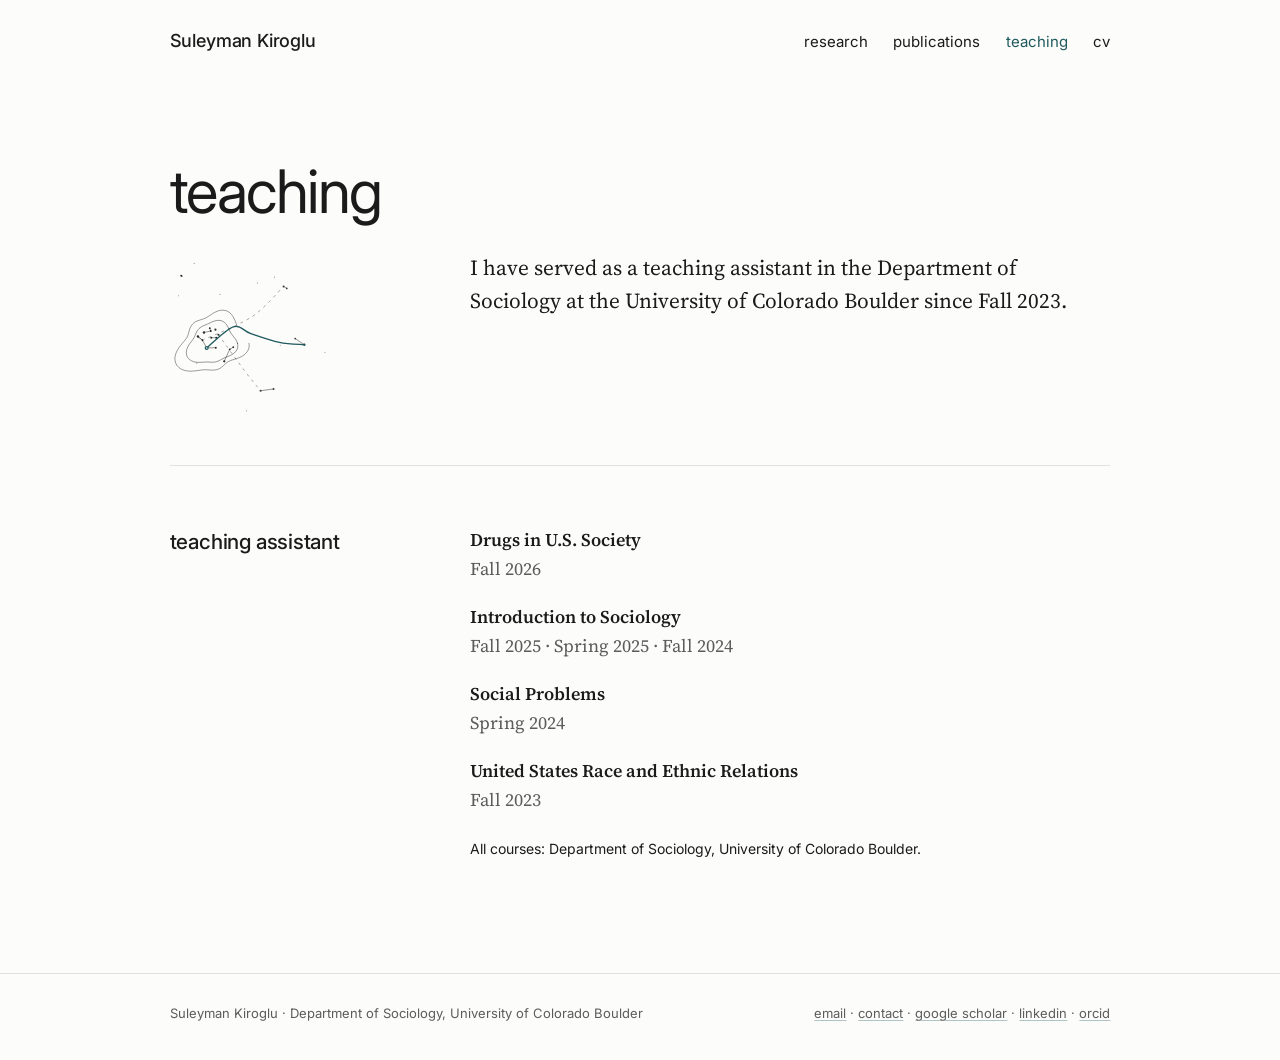
<file: teaching.html>
<!DOCTYPE html>
<html lang="en">
<head>
  <meta charset="UTF-8">
  <meta name="viewport" content="width=device-width, initial-scale=1">
  <title>Teaching — Suleyman Kiroglu</title>
  <meta name="description" content="Teaching by Suleyman Kiroglu in the Department of Sociology, University of Colorado Boulder.">
  <link rel="canonical" href="https://skiroglu.com/teaching">
  <link rel="icon" href="favicon.svg" type="image/svg+xml">
  <link rel="icon" href="favicon-32.png" type="image/png" sizes="32x32">
  <link rel="apple-touch-icon" href="apple-touch-icon.png">
  <meta property="og:type" content="website">
  <meta property="og:site_name" content="Suleyman Kiroglu">
  <meta property="og:title" content="Teaching — Suleyman Kiroglu">
  <meta property="og:description" content="Teaching by Suleyman Kiroglu in the Department of Sociology, University of Colorado Boulder.">
  <meta property="og:url" content="https://skiroglu.com/teaching">
  <meta property="og:image" content="https://skiroglu.com/profile.jpg">
  <meta property="og:image:width" content="720">
  <meta property="og:image:height" content="652">
  <meta property="og:image:alt" content="Portrait of Suleyman Kiroglu">
  <meta name="twitter:card" content="summary">
  <link rel="stylesheet" href="style.css">
</head>
<body>

<a class="skip-link" href="#main">Skip to content</a>

<header class="site-header">
  <div class="wrap">
    <a class="wordmark" href="/">Suleyman Kiroglu</a>
    <nav class="site-nav" aria-label="Main">
      <ul>
        <li><a href="/research">research</a></li>
        <li><a href="/publications">publications</a></li>
        <li><a href="/teaching" aria-current="page">teaching</a></li>
        <li><a href="/cv">cv</a></li>
      </ul>
    </nav>
  </div>
</header>

<main id="main" class="wrap">

  <header class="page-head has-art">
    <h1>teaching</h1>
    <div class="lede">
      <p>I have served as a teaching assistant in the Department of Sociology at the University of Colorado Boulder since Fall 2023.</p>
    </div>
    <figure class="editorial-art" aria-hidden="true"><img src="assets/art/teaching.svg" width="600" height="600" alt=""></figure>
  </header>

  <section class="section" aria-labelledby="ta">
    <h2 id="ta">teaching assistant</h2>
    <div class="section-body">
      <ul class="entries">
        <li class="entry">
          <p class="entry-title">Drugs in U.S. Society</p>
          <p class="entry-meta">Fall 2026</p>
        </li>
        <li class="entry">
          <p class="entry-title">Introduction to Sociology</p>
          <p class="entry-meta">Fall 2025 &middot; Spring 2025 &middot; Fall 2024</p>
        </li>
        <li class="entry">
          <p class="entry-title">Social Problems</p>
          <p class="entry-meta">Spring 2024</p>
        </li>
        <li class="entry">
          <p class="entry-title">United States Race and Ethnic Relations</p>
          <p class="entry-meta">Fall 2023</p>
        </li>
      </ul>
      <p class="more">All courses: Department of Sociology, University of Colorado Boulder.</p>
    </div>
  </section>

</main>

<footer class="site-footer">
  <div class="wrap">
    <p>Suleyman Kiroglu &middot; Department of Sociology, University of Colorado Boulder</p>
    <p><a href="mailto:suleyman.kiroglu@colorado.edu">email</a> &middot; <a href="/contact">contact</a> &middot; <a href="https://scholar.google.com/citations?user=0M_9ddcAAAAJ&amp;hl=tr">google&nbsp;scholar</a> &middot; <a href="https://www.linkedin.com/in/suleymankiroglu/">linkedin</a> &middot; <a href="https://orcid.org/0000-0001-6714-0305">orcid</a></p>
  </div>
</footer>

</body>
</html>
</file>
<file: style.css>
/* ==========================================================================
   Suleyman Kiroglu — site styles
   One stylesheet for every page. Plain CSS, no build step.

   Type:   Source Serif 4 (reading text) + Inter (navigation, labels)
   Layout: a two-column section grid — lowercase label | prose column —
           that collapses to a single column on narrow screens.
   ========================================================================== */

@import url('https://fonts.googleapis.com/css2?family=Inter:wght@400;500;600&family=Source+Serif+4:ital,opsz,wght@0,8..60,400;0,8..60,600;1,8..60,400&display=swap');

:root {
  --bg:      #fcfcfa;
  --ink:     #1b1b1b;
  --ink-soft:#3d3d3d;   /* 10.6:1 on --bg */
  --muted:   #5c5c5c;   /* 6.4:1 on --bg */
  --rule:    #e3e1dc;
  --accent:  #1f5a5e;   /* deep teal, 7.6:1 on --bg */

  --serif: 'Source Serif 4', Georgia, 'Times New Roman', serif;
  --sans:  'Inter', -apple-system, BlinkMacSystemFont, 'Helvetica Neue', Arial, sans-serif;

  --label-col: 14rem;
  --prose-col: 40rem;
  --col-gap:   clamp(2rem, 6vw, 5rem);
  --gutter:    clamp(1rem, 4vw, 2.5rem);
}

/* ---------- base ---------- */

*, *::before, *::after { box-sizing: border-box; }

html {
  -webkit-text-size-adjust: 100%;
  text-size-adjust: 100%;
}

body {
  display: flex;
  flex-direction: column;
  min-height: 100vh;
  margin: 0;
  background: var(--bg);
  color: var(--ink);
  font-family: var(--serif);
  font-size: clamp(1rem, 0.94rem + 0.25vw, 1.125rem);
  line-height: 1.65;
  -webkit-font-smoothing: antialiased;
  text-rendering: optimizeLegibility;
}

p { margin: 0 0 1em; }
p:last-child { margin-bottom: 0; }

img { max-width: 100%; height: auto; display: block; }

a {
  color: var(--accent);
  text-decoration: underline;
  text-decoration-thickness: 1px;
  text-decoration-color: color-mix(in srgb, var(--accent) 35%, transparent);
  text-underline-offset: 0.18em;
  overflow-wrap: anywhere;
}
a:hover { text-decoration-color: currentColor; }

:focus-visible {
  outline: 2px solid var(--accent);
  outline-offset: 3px;
  border-radius: 1px;
}

strong { font-weight: 600; }

.skip-link {
  position: absolute;
  left: var(--gutter);
  top: -3rem;
  padding: 0.5rem 0.75rem;
  background: var(--ink);
  color: var(--bg);
  font-family: var(--sans);
  font-size: 0.875rem;
  text-decoration: none;
  z-index: 10;
}
.skip-link:focus { top: 0.75rem; }

.visually-hidden {
  position: absolute;
  width: 1px;
  height: 1px;
  margin: -1px;
  padding: 0;
  overflow: hidden;
  clip: rect(0 0 0 0);
  white-space: nowrap;
  border: 0;
}

main { flex: 1 0 auto; width: 100%; }

.wrap {
  max-width: calc(var(--label-col) + var(--col-gap) + var(--prose-col) + 2 * var(--gutter));
  margin: 0 auto;
  padding: 0 var(--gutter);
}

/* ---------- header ---------- */

.site-header .wrap {
  display: flex;
  flex-wrap: wrap;
  align-items: baseline;
  justify-content: space-between;
  gap: 0.5rem 2rem;
  padding-top: 1.5rem;
  padding-bottom: 1.5rem;
}

.wordmark {
  font-family: var(--sans);
  font-size: 1.125rem;
  font-weight: 500;
  letter-spacing: -0.01em;
  color: var(--ink);
  text-decoration: none;
}

.site-nav ul {
  display: flex;
  flex-wrap: wrap;
  gap: 0 1.6rem;
  margin: 0;
  padding: 0;
  list-style: none;
}

.site-nav a {
  display: inline-block;
  padding: 0.35rem 0;
  font-family: var(--sans);
  font-size: 0.9375rem;
  color: var(--ink);
  text-decoration: none;
}
.site-nav a:hover { color: var(--accent); }
.site-nav a[aria-current="page"] { color: var(--accent); }

/* ---------- page head & sections ---------- */

.page-head,
.section {
  display: grid;
  grid-template-columns: minmax(0, var(--label-col)) minmax(0, var(--prose-col));
  column-gap: var(--col-gap);
}

.page-head {
  padding-top: clamp(2.25rem, 6vw, 4.75rem);
  padding-bottom: clamp(1.75rem, 4.25vw, 3rem);
}

.page-head h1 {
  grid-column: 1 / -1;
  margin: 0 0 clamp(1.1rem, 2.6vw, 1.75rem);
  font-family: var(--sans);
  font-weight: 400;
  font-size: clamp(2.25rem, 1.5rem + 3.2vw, 3.75rem);
  line-height: 1.05;
  letter-spacing: -0.025em;
}

.page-head .lede { grid-column: 2; }

.lede {
  font-size: 1.1875em;
  line-height: 1.55;
}

.section {
  padding-top: clamp(2.25rem, 5vw, 3.85rem);
  padding-bottom: clamp(2.25rem, 5vw, 3.85rem);
  border-top: 1px solid var(--rule);
}

.section > h2 {
  margin: 0;
  padding-top: 0.1rem;
  font-family: var(--sans);
  font-weight: 500;
  font-size: clamp(1.125rem, 1.05rem + 0.3vw, 1.3125rem);
  line-height: 1.3;
  letter-spacing: -0.01em;
  color: var(--ink);
}

.section-body { min-width: 0; }

.section-body h3 {
  margin: 2rem 0 0.6rem;
  font-family: var(--sans);
  font-size: 1rem;
  font-weight: 600;
  line-height: 1.35;
  letter-spacing: -0.005em;
}
.section-body > h3:first-child { margin-top: 0; }

.more {
  margin-top: 1.5rem;
  font-family: var(--sans);
  font-size: 0.875rem;
}

/* ---------- home intro ---------- */

/* "about" label with the portrait beneath it; bio spans the right column */
.section.intro {
  grid-template-rows: auto 1fr;
  border-top: 0;
  padding-top: clamp(2.25rem, 6vw, 4.75rem);
}

.intro .portrait {
  grid-column: 1;
  grid-row: 2;
  align-self: start;
  max-width: 11.5rem;
  margin: 1.25rem 0 0;
}
.intro .portrait img { width: 100%; }

.intro .lede { grid-column: 2; grid-row: 1 / span 2; }

/* ---------- editorial artwork ---------- */

/* Static, decorative square drawings. They sit in the label column, like the
   About portrait, and stay smaller than it so the portrait remains the main image. */
.editorial-art { margin: 0; }
.editorial-art img { display: block; width: 100%; height: auto; }

/* homepage sections: artwork under the section label */
.section.has-art { grid-template-rows: auto 1fr; }
.section.has-art > .editorial-art {
  grid-column: 1;
  grid-row: 2;
  align-self: start;
  max-width: 10.5rem;
  margin-top: 1.25rem;
}
.section.has-art > .section-body { grid-column: 2; grid-row: 1 / span 2; }

/* page introductions: artwork in the label column, beside the intro text */
.page-head.has-art .lede { grid-row: 2; }
.page-head.has-art > .editorial-art {
  grid-column: 1;
  grid-row: 2;
  align-self: start;
  max-width: 10rem;
  margin-top: 0.35rem;
}
.page-head.has-art > .editorial-art.is-quiet { max-width: 8rem; }

.page-head .lede > .quick-links:first-child { margin-top: 0; }

.quick-links {
  margin-top: 1.5rem;
  font-family: var(--sans);
  font-size: 0.9375rem;
  color: var(--muted);
}

/* ---------- research ---------- */

.related {
  margin: 1.25rem 0 0;
  padding: 0;
  list-style: none;
  font-size: 0.9375em;
  color: var(--muted);
}
.related li { position: relative; margin: 0 0 0.4rem; padding-left: 1.5em; }
.related li::before { content: "\2192"; position: absolute; left: 0; color: var(--muted); }

/* ---------- publications ---------- */

.year {
  margin: 2.25rem 0 0.9rem;
  font-family: var(--sans);
  font-size: 0.875rem;
  font-weight: 500;
  letter-spacing: 0.02em;
  color: var(--muted);
}
.section-body > .year:first-child { margin-top: 0.35rem; }

.pubs {
  margin: 0;
  padding: 0;
  list-style: none;
}

.pub { margin: 0 0 1.6rem; }
.pubs + .pubs { margin-top: 1.6rem; }
.pub:last-child { margin-bottom: 0; }

.pub-title {
  margin: 0;
  font-size: 1.0625em;
  font-weight: 600;
  line-height: 1.38;
}

.pub-authors,
.pub-venue {
  margin: 0.2rem 0 0;
  font-size: 0.9375em;
  line-height: 1.5;
}
.pub-authors { color: var(--ink-soft); }
.pub-venue   { color: var(--muted); }

.pub-authors .me { color: var(--ink); font-weight: 600; }

.pub-links {
  margin: 0.3rem 0 0;
  font-family: var(--sans);
  font-size: 0.8125rem;
}
.pub-links a { margin-right: 0.9rem; }

.status {
  margin: 0.3rem 0 0;
  font-family: var(--sans);
  font-size: 0.75rem;
  font-weight: 500;
  letter-spacing: 0.06em;
  text-transform: lowercase;
  color: var(--muted);
}

/* working papers: lighter title weight and a status line */
.pubs.working .pub-title { font-weight: 400; }

/* ---------- cv & teaching entries ---------- */

.cites {
  margin: 0;
  padding: 0;
  list-style: none;
}
.cites li {
  margin: 0 0 0.85rem;
  padding-left: 1.25em;
  text-indent: -1.25em;
  line-height: 1.55;
}
.cites li:last-child { margin-bottom: 0; }
.cites .me { font-weight: 600; }

.entries {
  margin: 0;
  padding: 0;
  list-style: none;
}

.entry { margin: 0 0 1.4rem; }
.entry:last-child { margin-bottom: 0; }

.entry-title { margin: 0; font-weight: 600; line-height: 1.4; }
.entry-meta  { margin: 0.15rem 0 0; color: var(--muted); line-height: 1.5; }
.nowrap { white-space: nowrap; }
.entry-meta + .dated { margin-top: 0.9rem; }

.dated {
  margin: 0;
  padding: 0;
  list-style: none;
}
.dated li {
  display: grid;
  grid-template-columns: minmax(0, 1fr) auto;
  gap: 1.5rem;
  padding: 0.55rem 0;
  border-bottom: 1px solid var(--rule);
  line-height: 1.45;
}
.dated li:first-child { padding-top: 0; }
.dated li:last-child  { border-bottom: 0; padding-bottom: 0; }
.dated .when {
  font-family: var(--sans);
  font-size: 0.875rem;
  color: var(--muted);
  white-space: nowrap;
  padding-top: 0.15em;
}

/* ---------- contact ---------- */

.contact-list { margin: 0; }
.contact-list div {
  display: grid;
  grid-template-columns: 6.5rem minmax(0, 1fr);
  gap: 1rem;
  padding: 0.6rem 0;
  border-bottom: 1px solid var(--rule);
}
.contact-list div:first-child { padding-top: 0; }
.contact-list div:last-child  { border-bottom: 0; }
.contact-list dt {
  font-family: var(--sans);
  font-size: 0.875rem;
  color: var(--muted);
  padding-top: 0.15em;
}
.contact-list dd { margin: 0; }

/* ---------- footer ---------- */

.site-footer {
  margin-top: clamp(1.5rem, 5vw, 3.25rem);
  border-top: 1px solid var(--rule);
  font-family: var(--sans);
  font-size: 0.8125rem;
  line-height: 1.7;
  color: var(--muted);
}
.site-footer .wrap {
  display: flex;
  flex-wrap: wrap;
  justify-content: space-between;
  gap: 0.75rem 2rem;
  padding-top: 1.75rem;
  padding-bottom: 2.25rem;
}
.site-footer p { margin: 0; }
.site-footer a { color: var(--muted); }
.site-footer a:hover { color: var(--accent); }

/* ---------- research page ---------- */

/* the research page's content runs wider than text pages to give figures room;
   header and footer keep the site-wide width so they don't shift between pages */
.page-research main.wrap { max-width: calc(1240px + 2 * var(--gutter)); }
.page-research .page-head {
  grid-template-columns: minmax(0, 1fr);
  padding-bottom: clamp(3rem, 7vw, 5rem);
}
.page-research .page-head .lede { grid-column: 1; max-width: 52rem; }
.page-research .page-head.has-art { grid-template-columns: minmax(0, var(--label-col)) minmax(0, 52rem); column-gap: var(--col-gap); }
.page-research .page-head.has-art .lede { grid-column: 2; }

.research-theme { padding-bottom: clamp(3rem, 8vw, 6rem); }
.research-theme + .research-theme { padding-top: clamp(2.5rem, 5vw, 3rem); }
.research-theme > h2 {
  margin: 0 0 clamp(2.5rem, 5vw, 3.75rem);
  padding-top: 1rem;
  border-top: 1px solid var(--rule);
  font-family: var(--sans);
  font-size: 0.8125rem;
  font-weight: 500;
  letter-spacing: 0.08em;
  text-transform: uppercase;
  color: var(--muted);
}

/* project: text (40%) | figure (60%) */
.project {
  display: grid;
  grid-template-columns: minmax(0, 40fr) minmax(0, 60fr);
  column-gap: clamp(2.5rem, 5vw, 4.5rem);
  align-items: start;
}
.project + .project { margin-top: clamp(5rem, 10vw, 8.5rem); }
.project-text { min-width: 0; }
.project-text h3 {
  margin: 0;
  font-family: var(--serif);
  font-size: clamp(1.5rem, 1.1rem + 1vw, 1.875rem);
  font-weight: 600;
  line-height: 1.2;
  letter-spacing: -0.01em;
}
.project-subtitle {
  margin: 0.5rem 0 0;
  font-size: 1rem;
  font-style: italic;
  line-height: 1.45;
  color: var(--muted);
}
.project-meta {
  margin: 0.85rem 0 0;
  font-family: var(--sans);
  font-size: 0.8125rem;
  color: var(--muted);
}
.project-meta.is-published { color: var(--ink); }   /* published reads firmer than manuscripts */
.project-desc { margin: 1.5rem 0 0; }
.project-facts { margin: 1.75rem 0 0; }
.project-facts dt {
  margin: 1.1rem 0 0.25rem;
  font-family: var(--sans);
  font-size: 0.6875rem;
  font-weight: 500;
  letter-spacing: 0.09em;
  text-transform: uppercase;
  color: var(--muted);
}
.project-facts dt:first-child { margin-top: 0; }
.project-facts dd { margin: 0; }
.project-facts .method {                              /* method stays subordinate to the finding */
  font-family: var(--sans);
  font-size: 0.875rem;
  line-height: 1.55;
  color: var(--muted);
}
.project-link {
  margin: 1.5rem 0 0;
  font-family: var(--sans);
  font-size: 0.875rem;
}
.project-figure { margin: 0; min-width: 0; padding-top: 0.35rem; }

/* ---------- research figures (assets/viz) ---------- */

.viz-canvas { width: 100%; }
.viz-canvas svg { display: block; width: 100%; height: auto; overflow: visible; }
.viz-meta {
  display: flex;
  justify-content: flex-end;
  margin-top: 0.75rem;
  font-family: var(--sans);
  font-size: 0.75rem;
  color: var(--muted);
}
.viz-toggle {
  padding: 0.4rem 0;
  border: 0;
  background: none;
  font: inherit;
  color: var(--muted);
  text-decoration: underline;
  text-decoration-color: var(--rule);
  text-underline-offset: 0.2em;
  cursor: pointer;
}
.viz-toggle:hover { color: var(--accent); }

/* SVG text: text tokens only, never a series colour */
.viz-canvas text { font-family: var(--sans); }
.t-lab    { font-size: 13px; font-weight: 500; fill: var(--ink); }
.t-muted  { font-size: 12px; fill: var(--muted); }
.t-stage  { font-size: 12px; fill: var(--muted); letter-spacing: 0.02em; }
.t-halo   { paint-order: stroke; stroke: var(--bg); stroke-width: 3px; stroke-linejoin: round; }
.t-period { font-size: 11px; font-weight: 500; fill: var(--muted); letter-spacing: 0.08em; }

/* ---------- narrow screens ---------- */

@media (max-width: 52rem) {
  .page-head,
  .section { grid-template-columns: minmax(0, 1fr); }

  .section.intro { grid-template-rows: none; }

  .page-head .lede,
  .intro .lede { grid-column: 1; grid-row: auto; }

  .section > h2 {
    margin-bottom: 0.9rem;
    font-size: 1.0625rem;
  }

  .intro .portrait {
    grid-column: 1;
    grid-row: auto;
    max-width: 9.5rem;
    margin: 0 0 1.4rem;
  }

  /* artwork stacks: under the label on the homepage, after the intro text on pages */
  .section.has-art { grid-template-rows: none; }
  .section.has-art > .editorial-art { grid-row: auto; max-width: 8rem; margin: 0 0 1.4rem; }
  .section.has-art > .section-body { grid-column: 1; grid-row: auto; }
  .page-research .page-head.has-art { grid-template-columns: minmax(0, 1fr); }
  .page-research .page-head.has-art .lede { grid-column: 1; }
  .page-head.has-art .lede { grid-row: auto; }
  .page-head.has-art > .editorial-art { grid-row: auto; max-width: 8rem; margin-top: 1.75rem; }
  .page-head.has-art > .editorial-art.is-quiet { max-width: 6.5rem; }
}

@media (max-width: 30rem) {
  .site-header .wrap { padding-top: 1.25rem; padding-bottom: 1.25rem; }
  .site-nav ul { gap: 0 1.15rem; }
  .site-nav a { padding: 0.5rem 0; }
  .contact-list div { grid-template-columns: minmax(0, 1fr); gap: 0.1rem; }
  .dated li { gap: 1rem; }
}

@media print {
  .site-header, .site-footer, .skip-link { display: none; }
  body { background: #fff; font-size: 11pt; }
  .section { border-top-color: #ccc; }
  a { color: inherit; text-decoration: none; }
}

@media (max-width: 60rem) {
  .project { grid-template-columns: minmax(0, 1fr); }
  .project-text { max-width: var(--prose-col); }
  .project-figure { margin-top: 2rem; padding-top: 0; }
}
</file>
